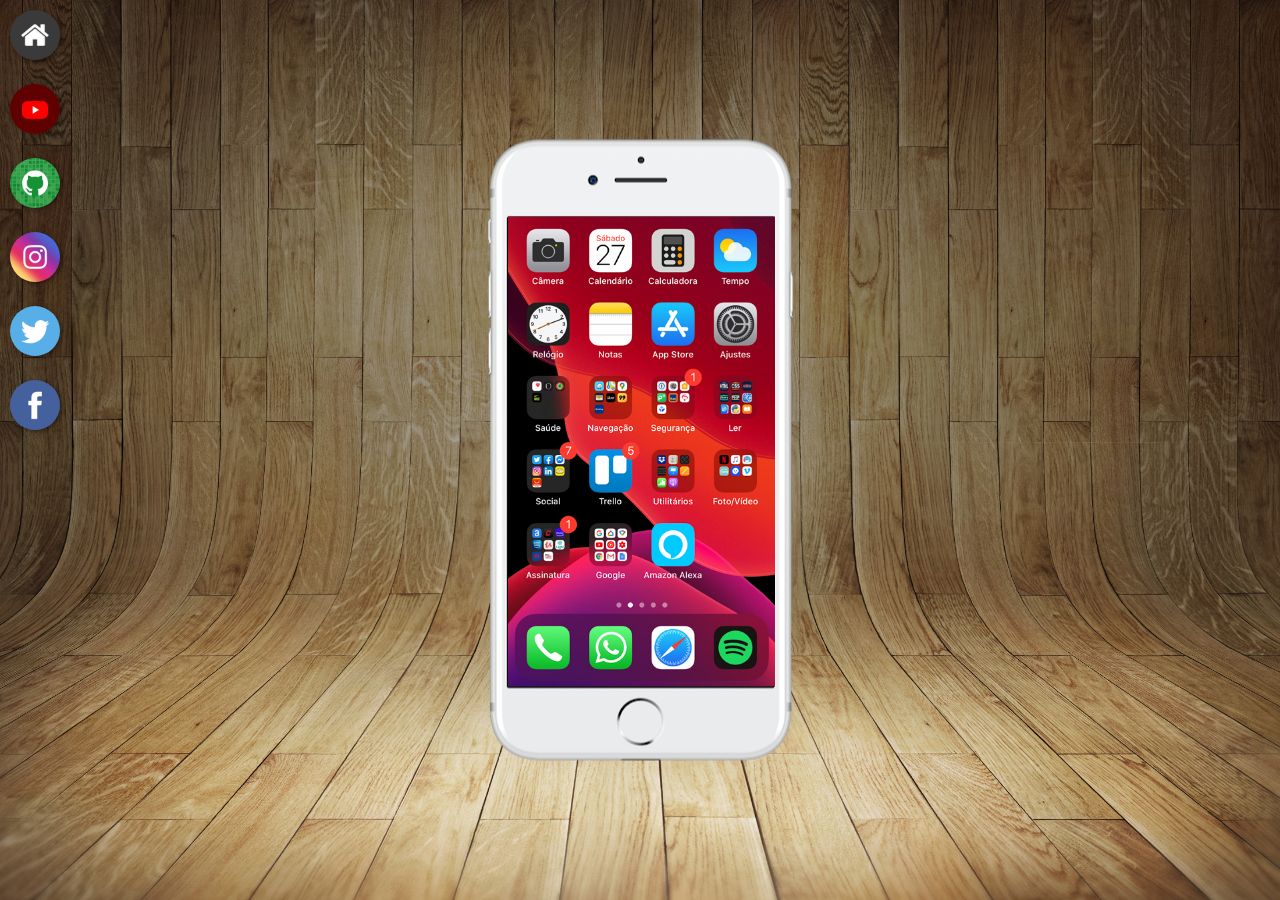
<file: index.html>
<!DOCTYPE html>
<html lang="pt-br">
<head>
    <meta charset="UTF-8">
    <meta http-equiv="X-UA-Compatible" content="IE=edge">
    <meta name="viewport" content="width=device-width, initial-scale=1.0">
    <link rel="shortcut icon" href="favicon.ico" 
    type="image/x-icon">
    <link rel="stylesheet" href="estilos/style.css">
    <title>Projeto Redes Sociais</title>
</head>
<body>
    <main>
        <section id="telefone">
            <iframe src="home.html" name="tela" id="tela" frameborder="0">Seu navegador não é compatível com isso.</iframe>
        </section>
        <section id="redes-sociais">
            <a href="home.html" target="tela"><img src="imagens/logo-home.jpg" alt="Home"></a><br>

            <a href="youtube.html" target="tela"><img src="imagens/logo-youtube.jpg" alt="Youtube"></a><br>

            <a href="github.html" target="tela"><img src="imagens/logo-github.jpg" alt="GitHub"></a><br>

            <a href="instagram.html" target="tela"><img src="imagens/logo-instagram.jpg" alt="Instagram"></a><br>

            <a href="twitter.html" target="tela"><img src="imagens/logo-twitter.jpg" alt="twetter"></a><br>

            <a href="facebook.html" target="tela"><img src="imagens/logo-facebook.jpg" alt="facebook"></a>
        </section>
    </main>
</body>
</html>
</file>
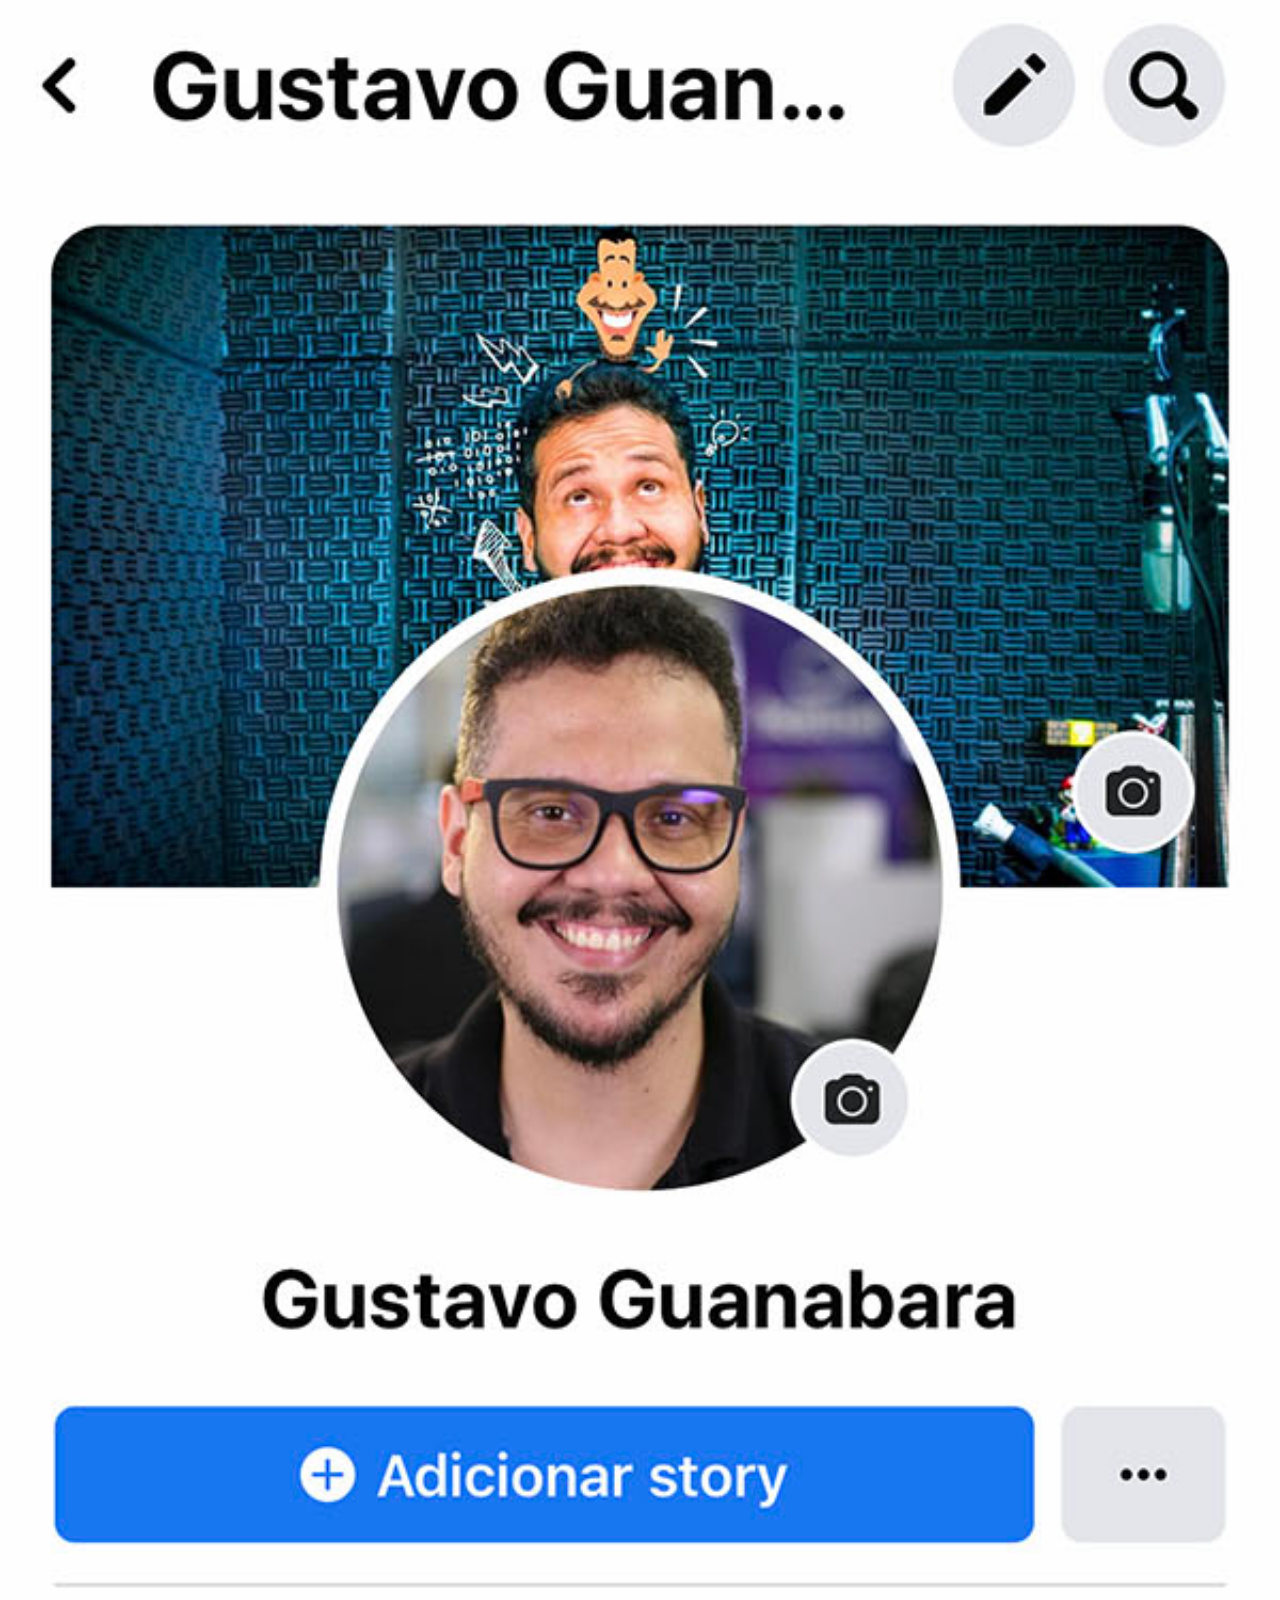
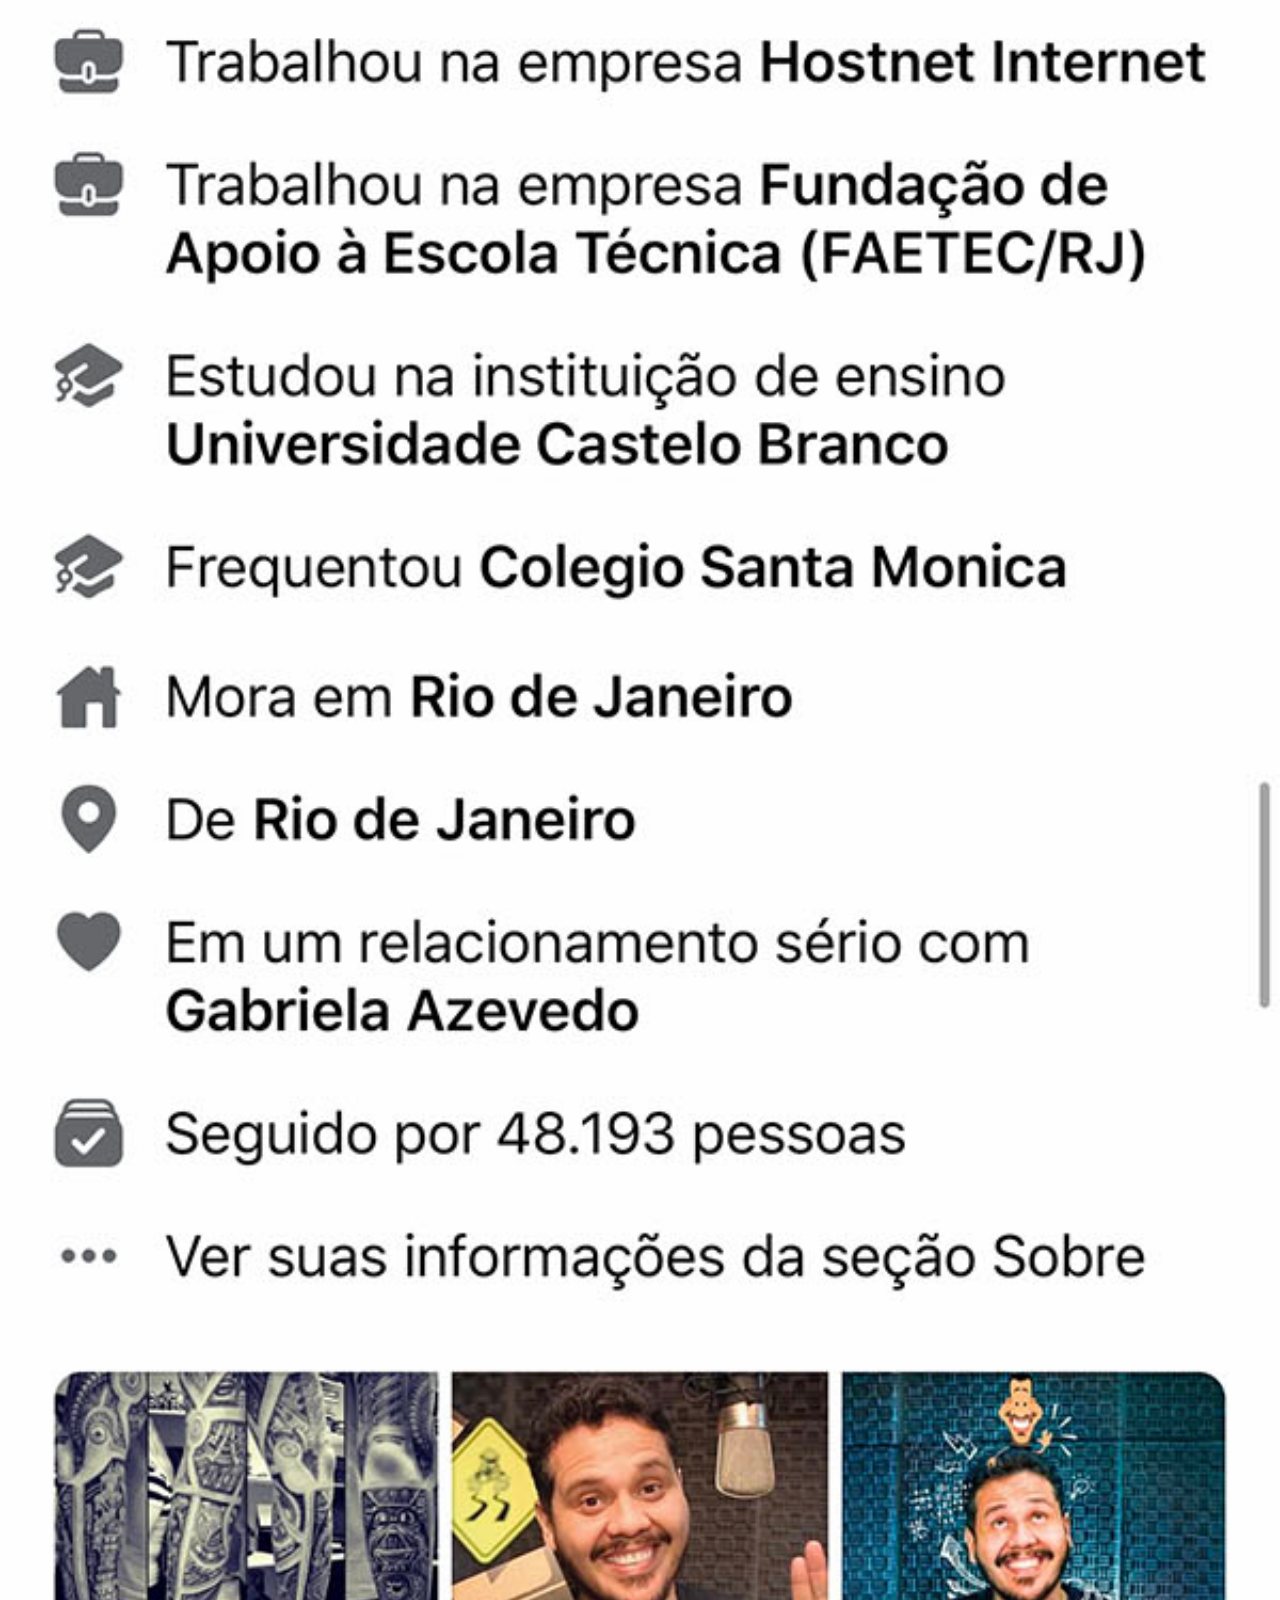
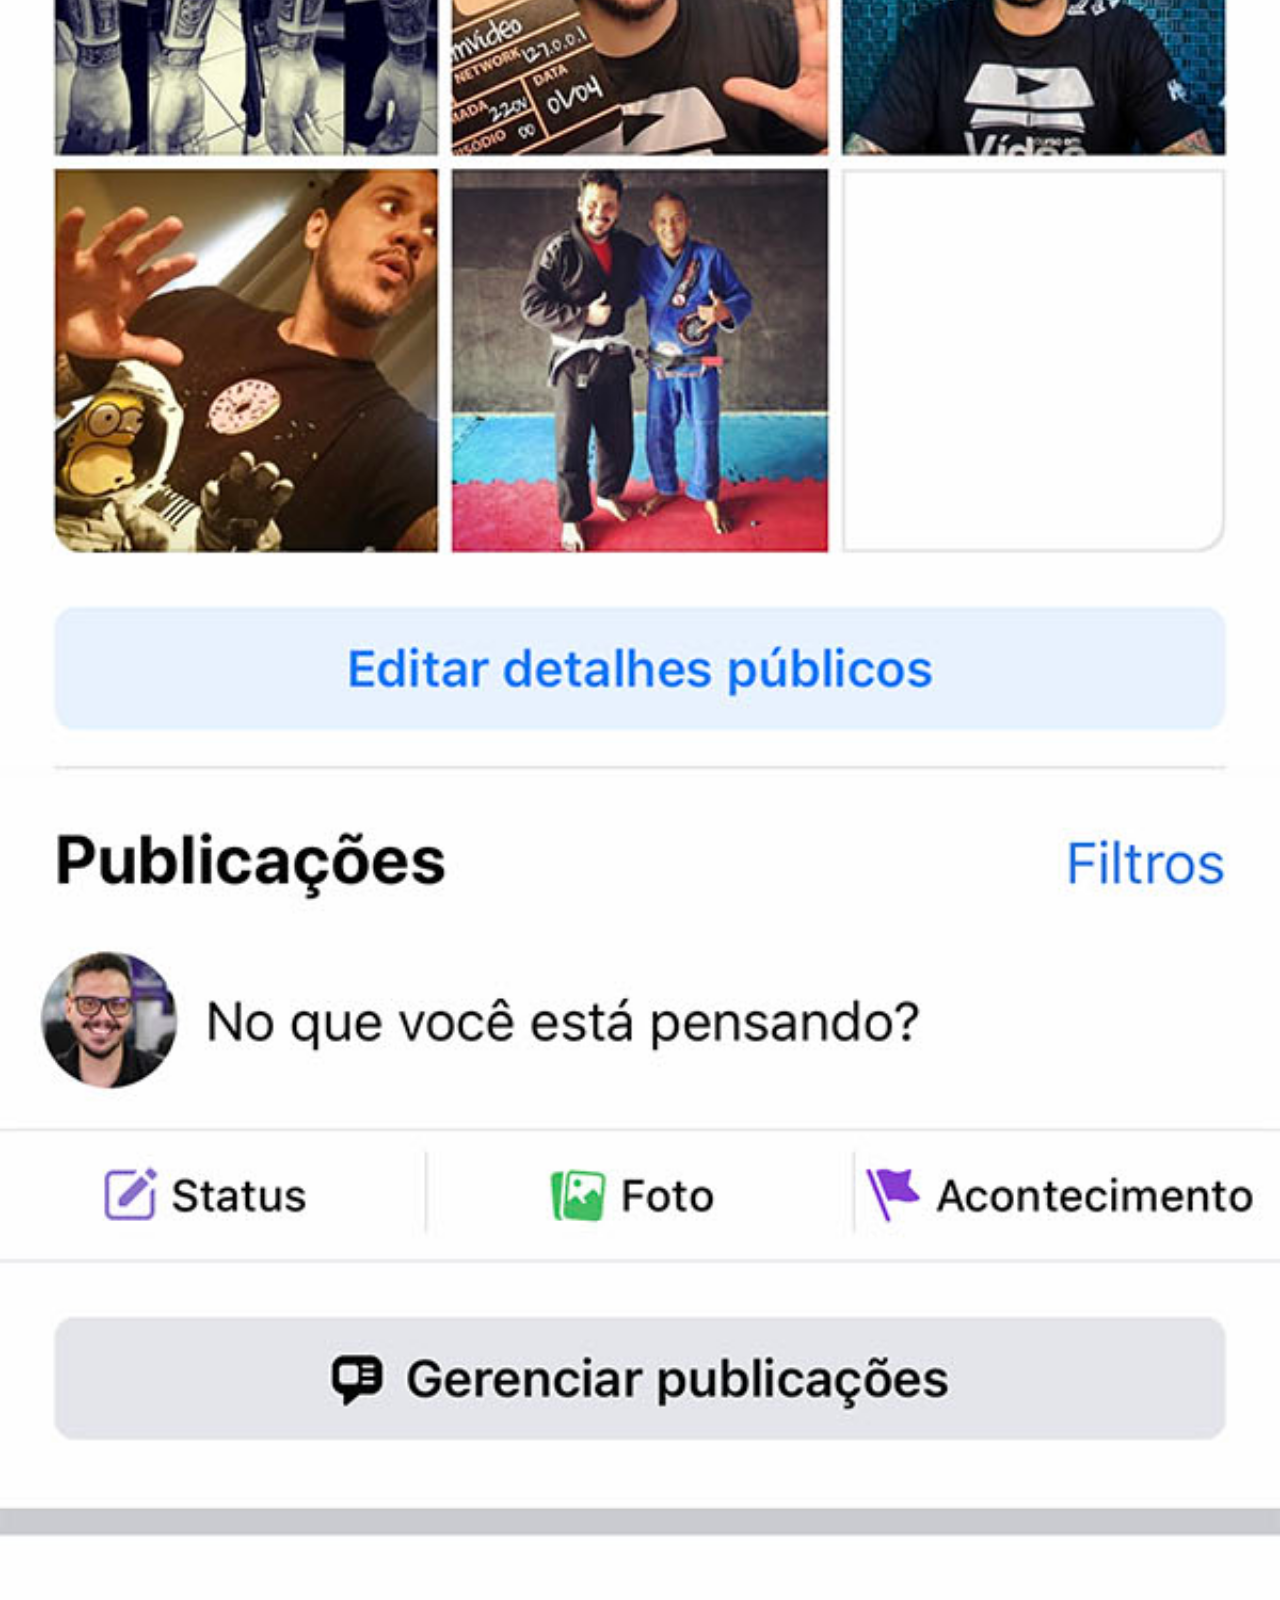
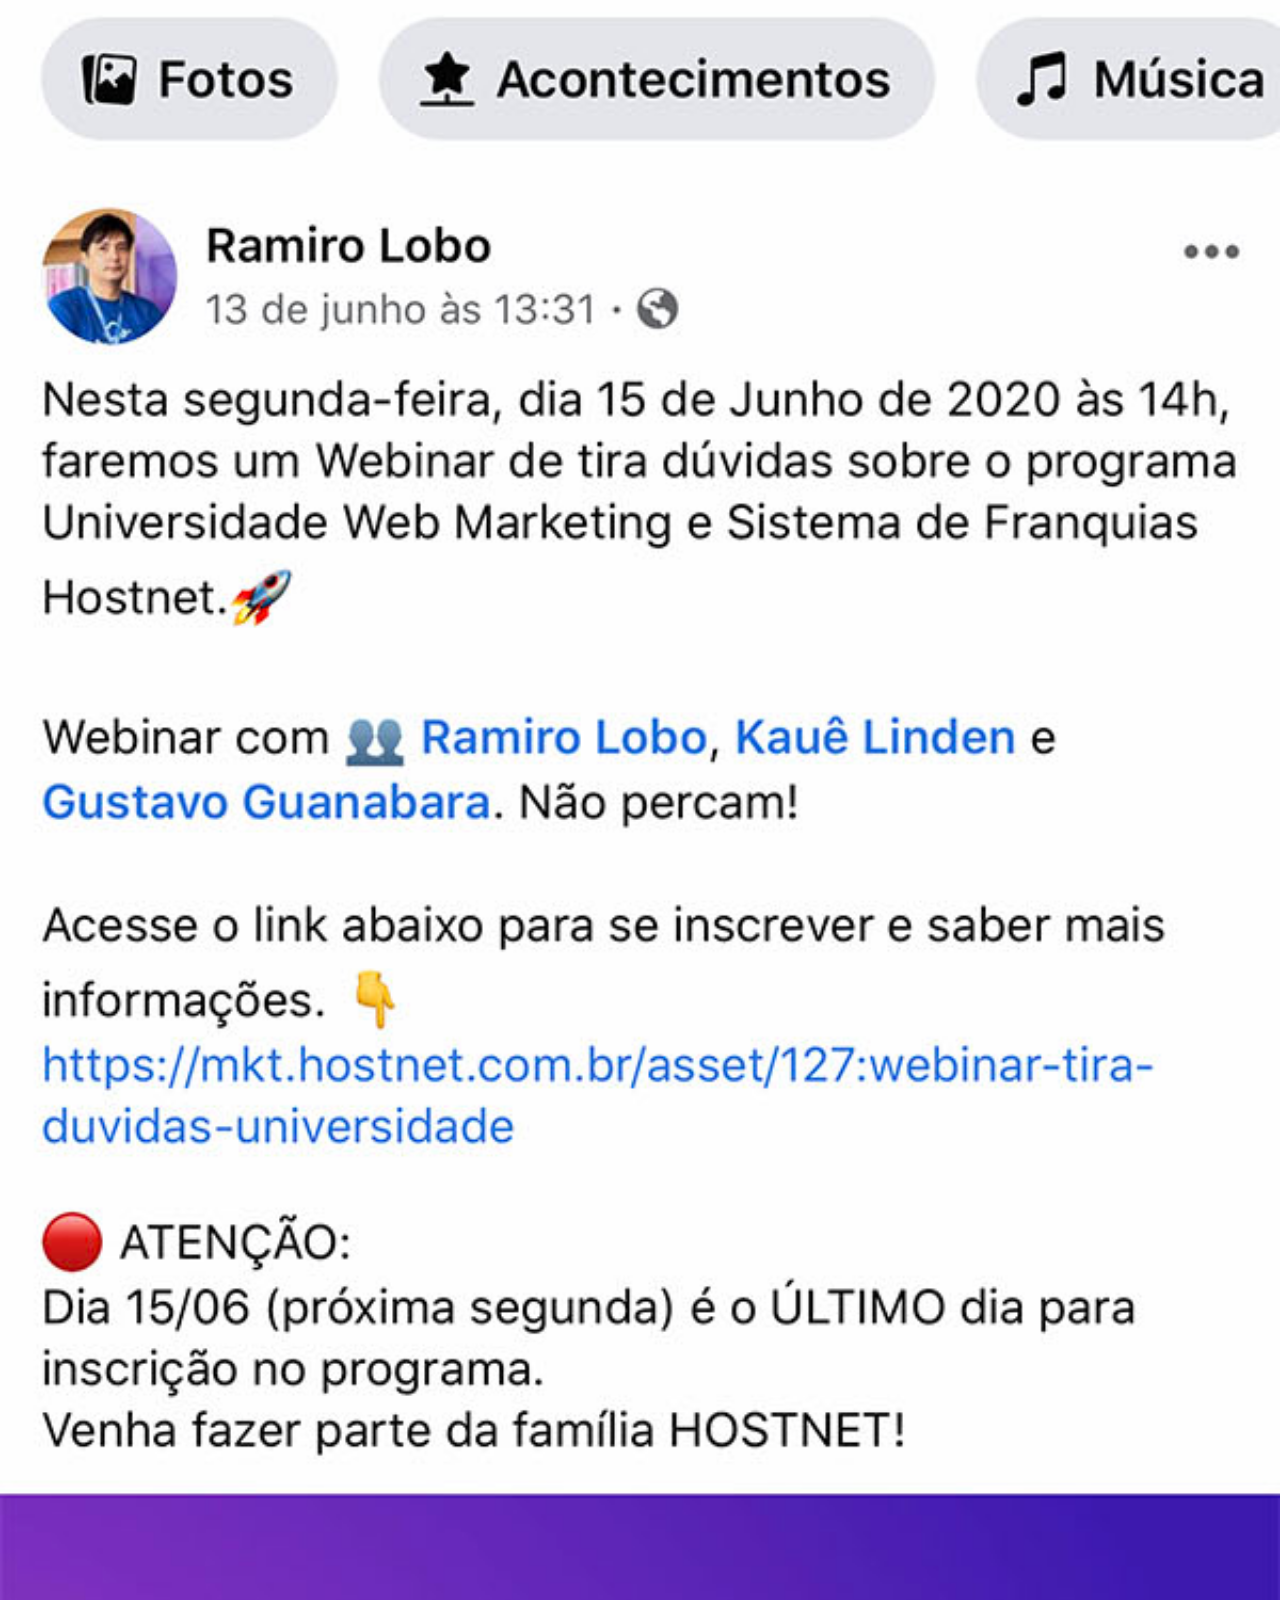
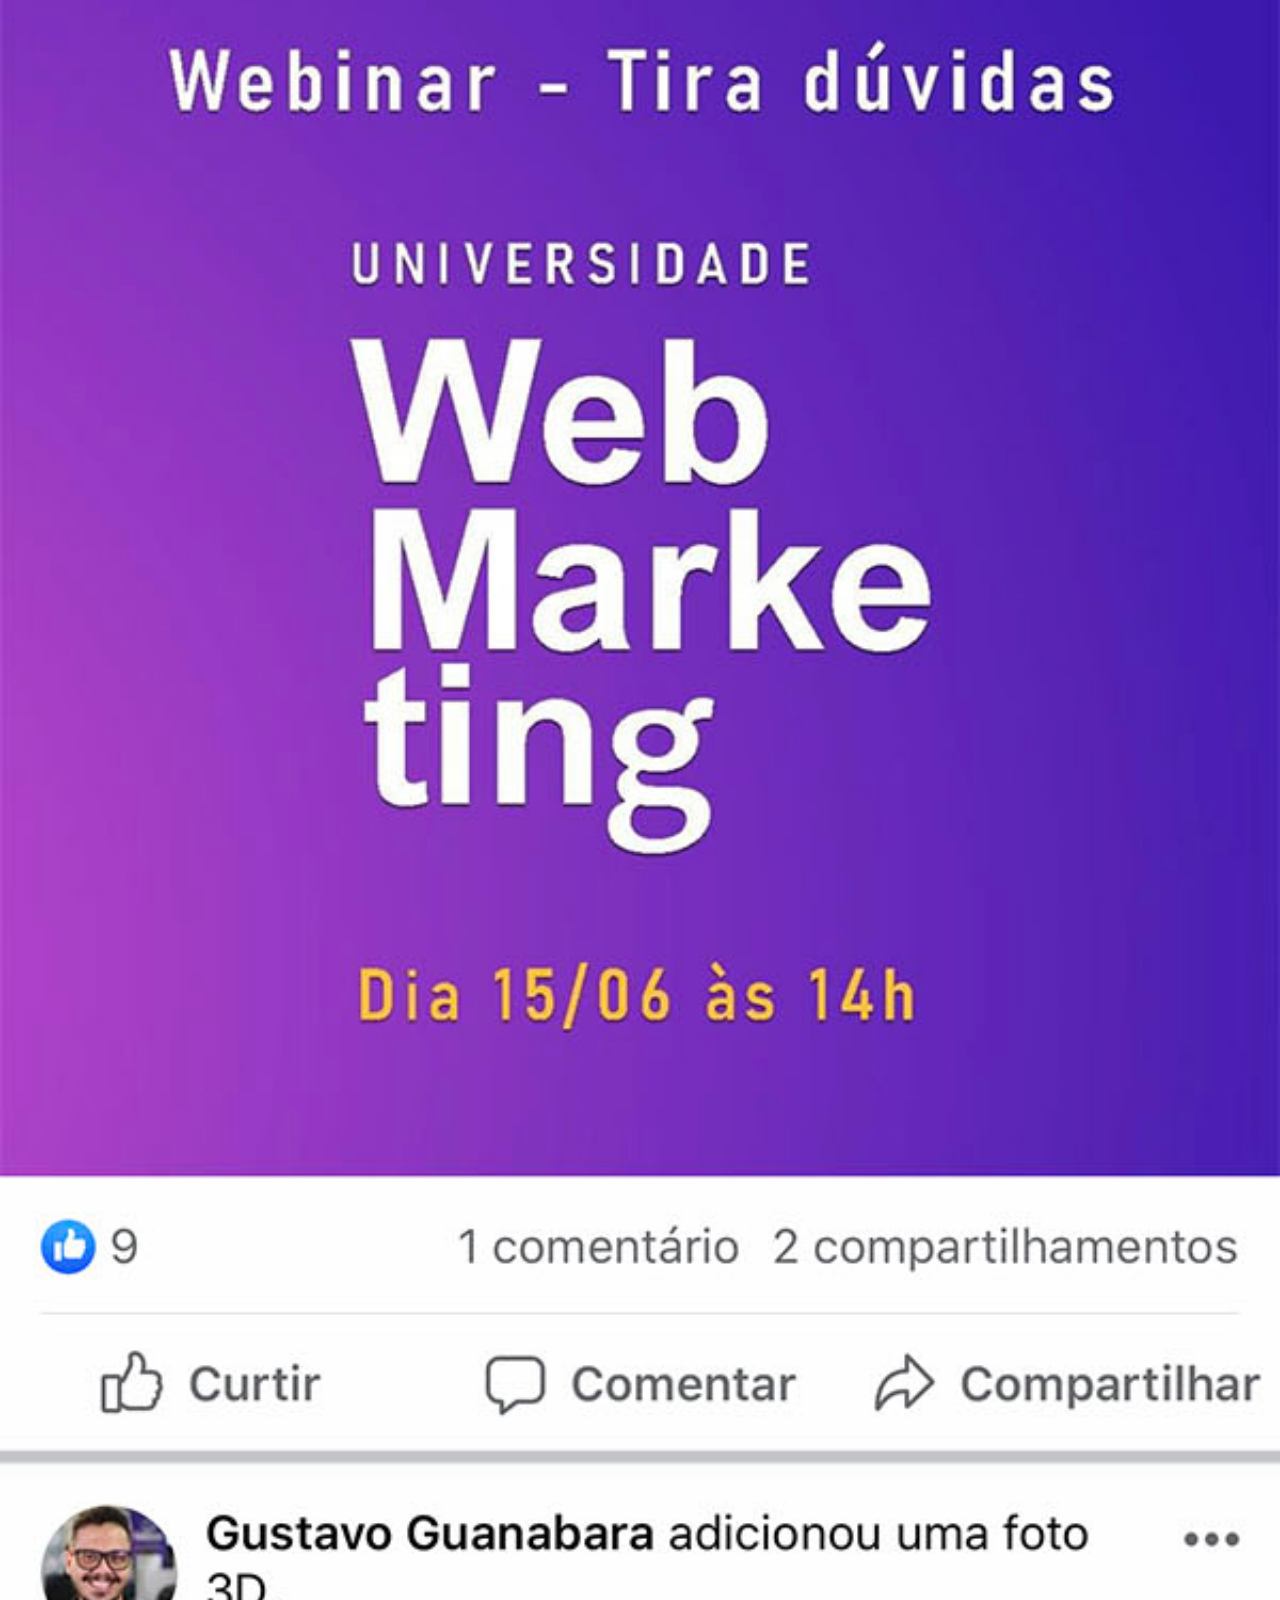
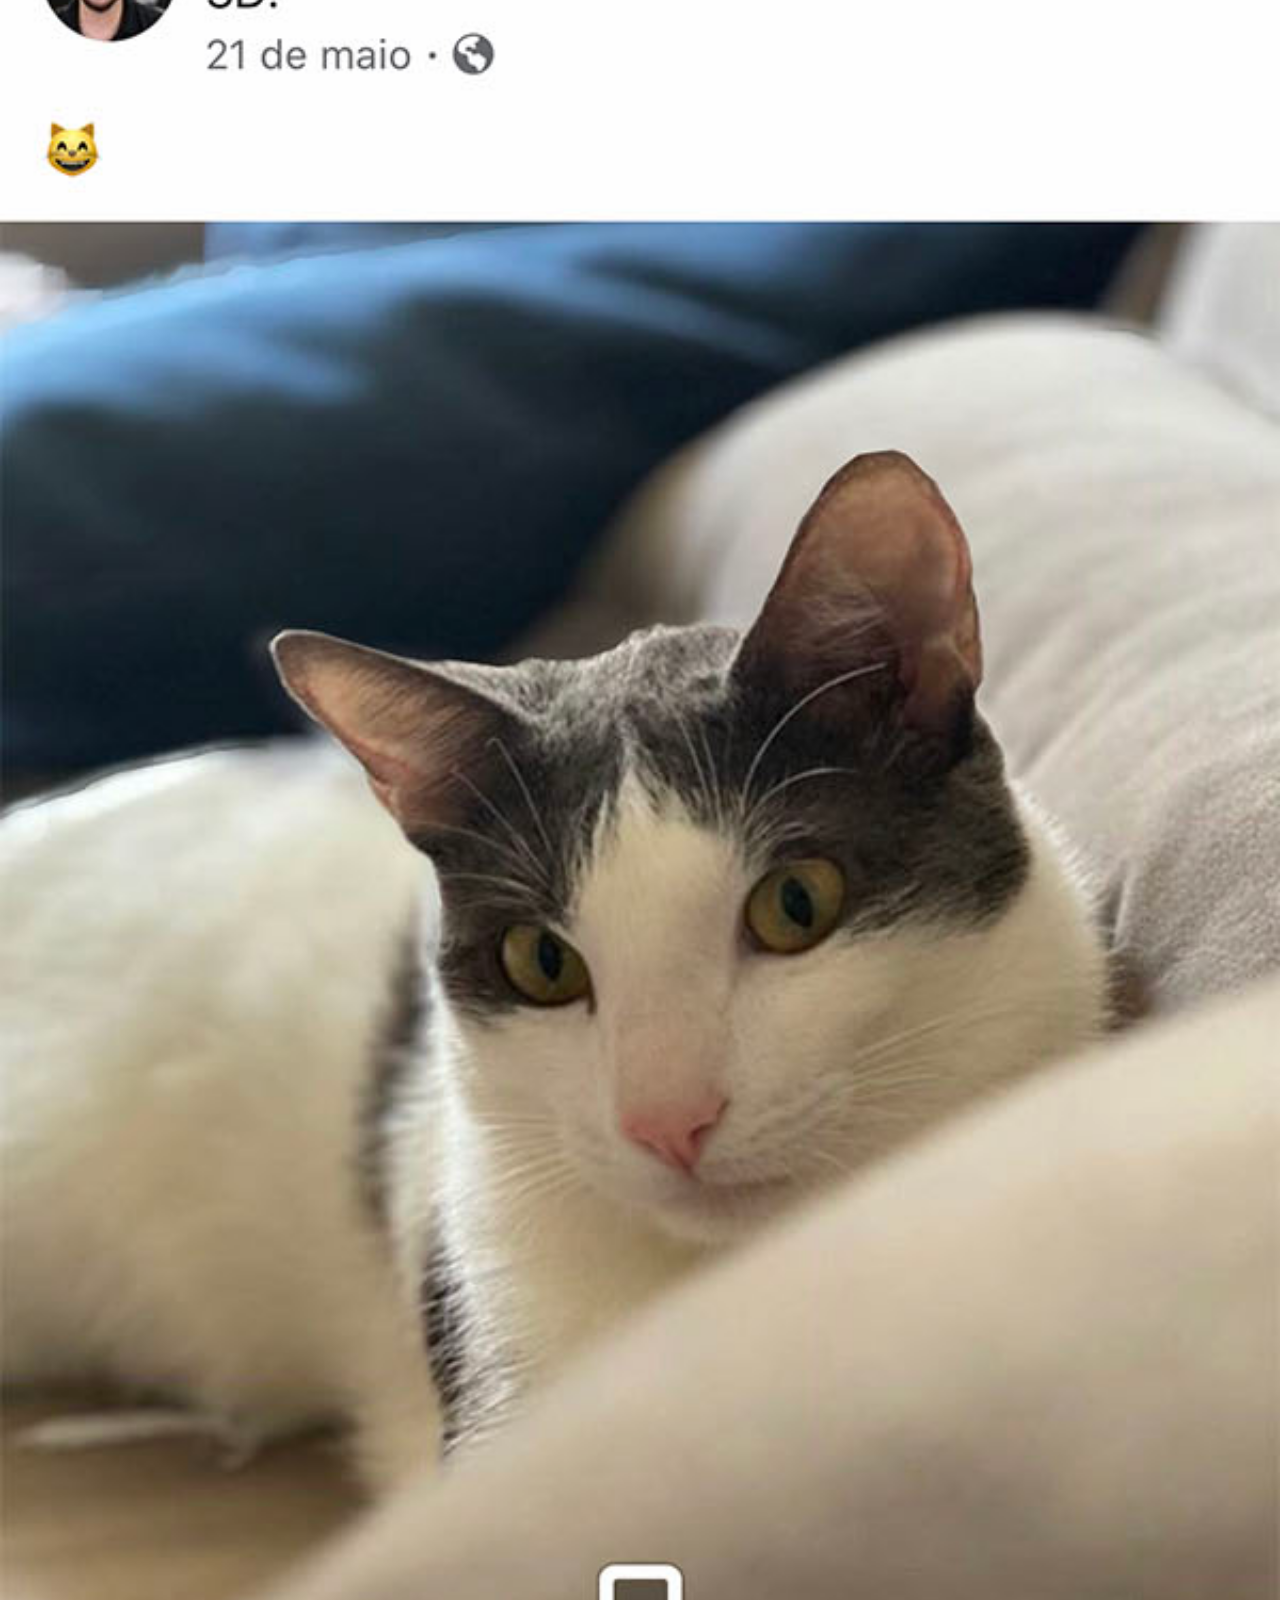
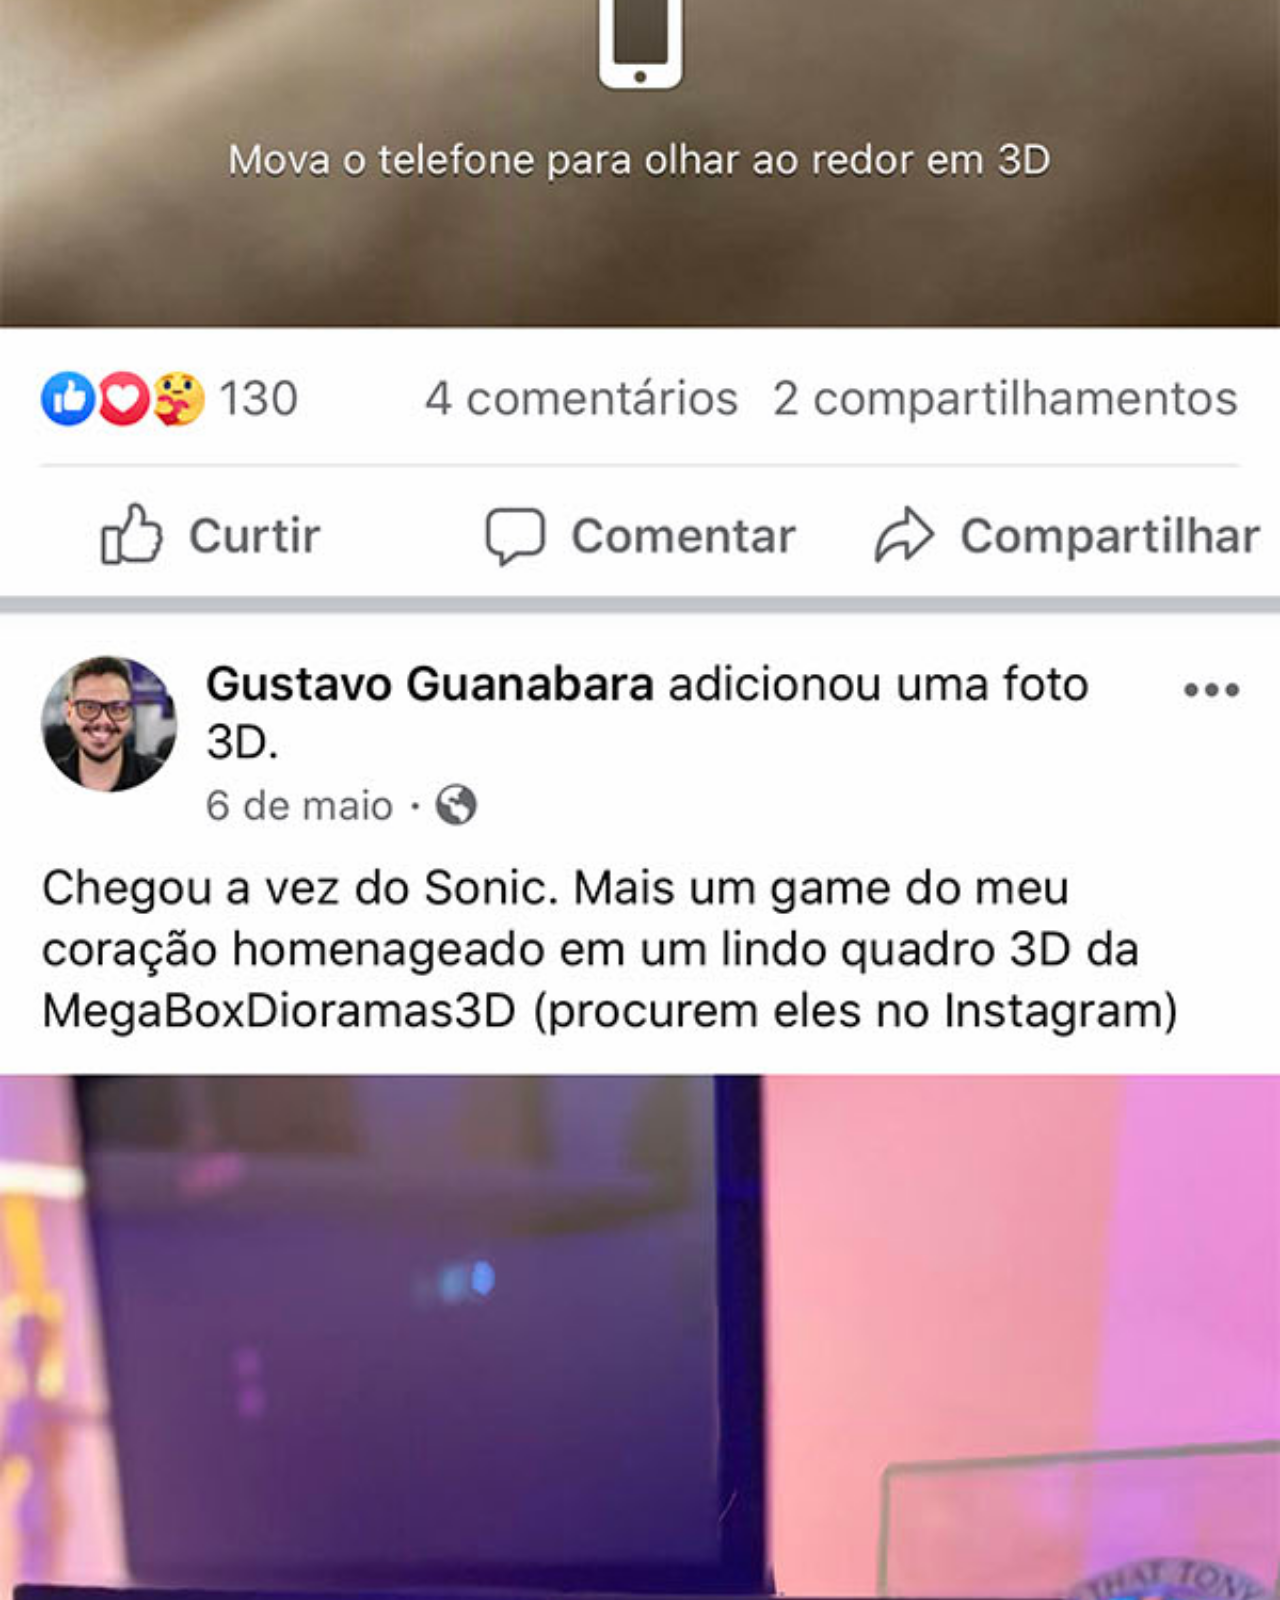
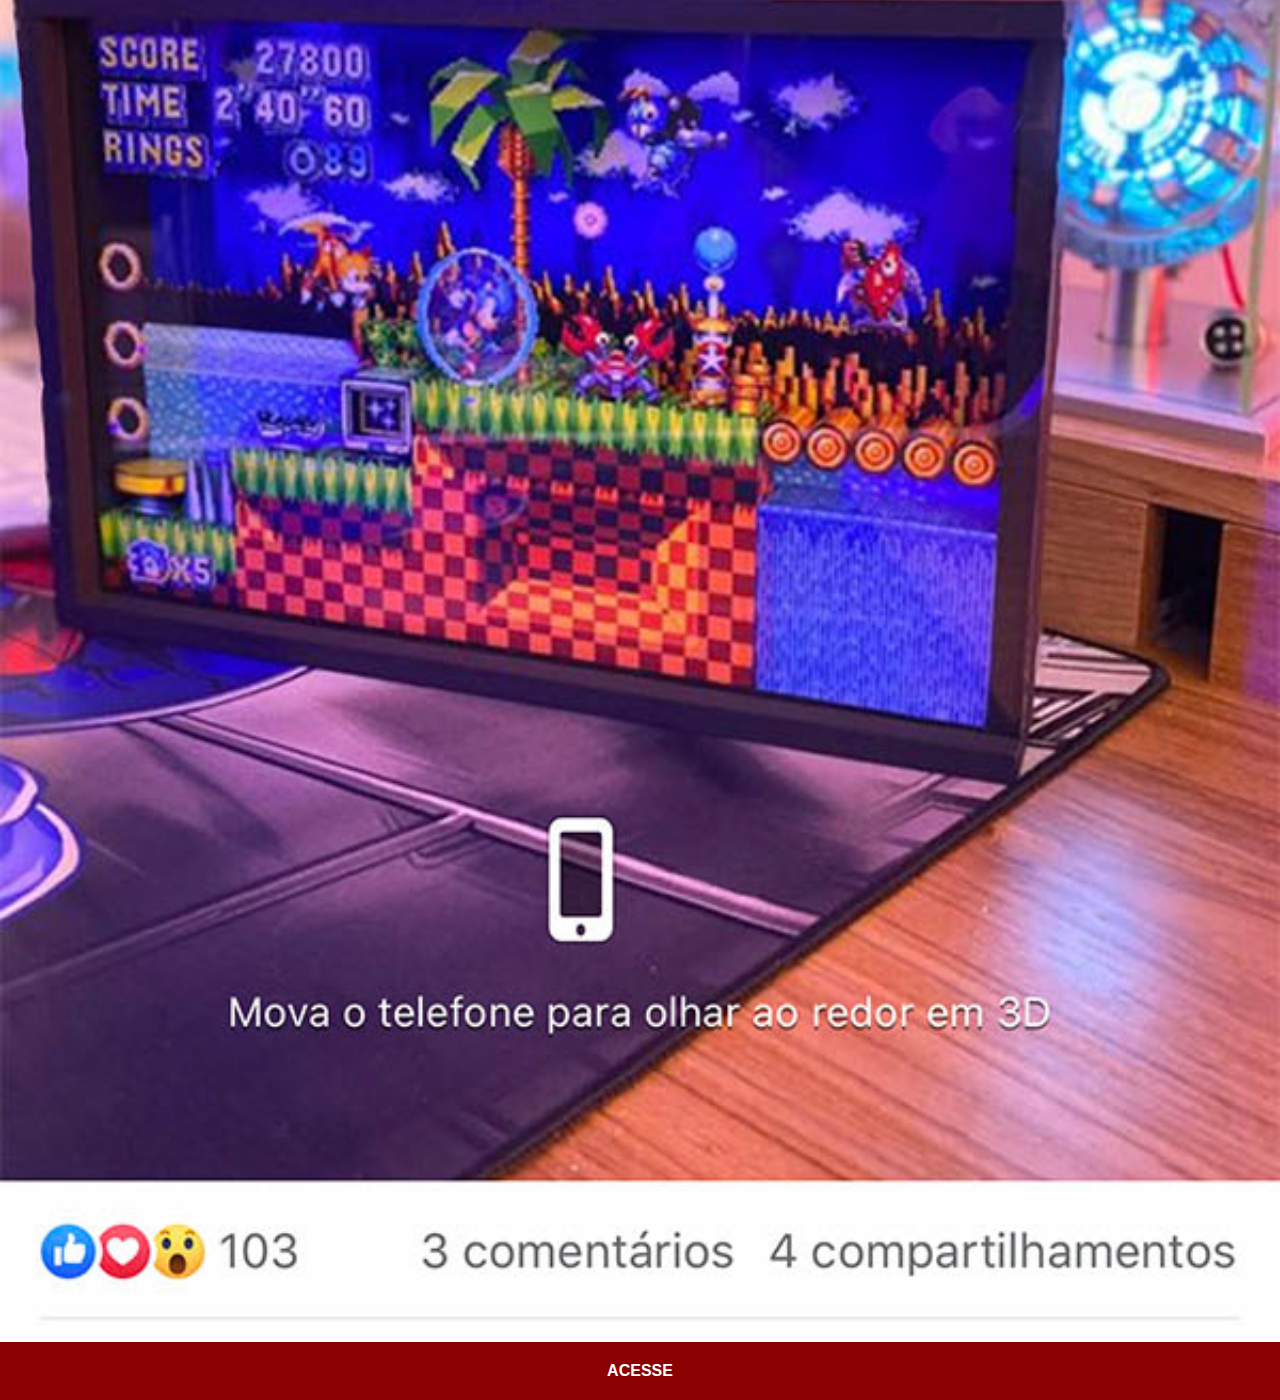
<file: facebook.html>
<!DOCTYPE html>
<html lang="en">
<head>
    <meta charset="UTF-8">
    <meta http-equiv="X-UA-Compatible" content="IE=edge">
    <meta name="viewport" content="width=device-width, initial-scale=1.0">
    <link rel="stylesheet" href="estilos/social.css">
    <title>Facebook</title>
</head>
<body>
    <img src="imagens/tela-facebook.jpg" alt="Facebook">
    <a href="https://pt-br.facebook.com/gustavoguanabara" target="_blank">ACESSE</a>
</body>
</html>
</file>
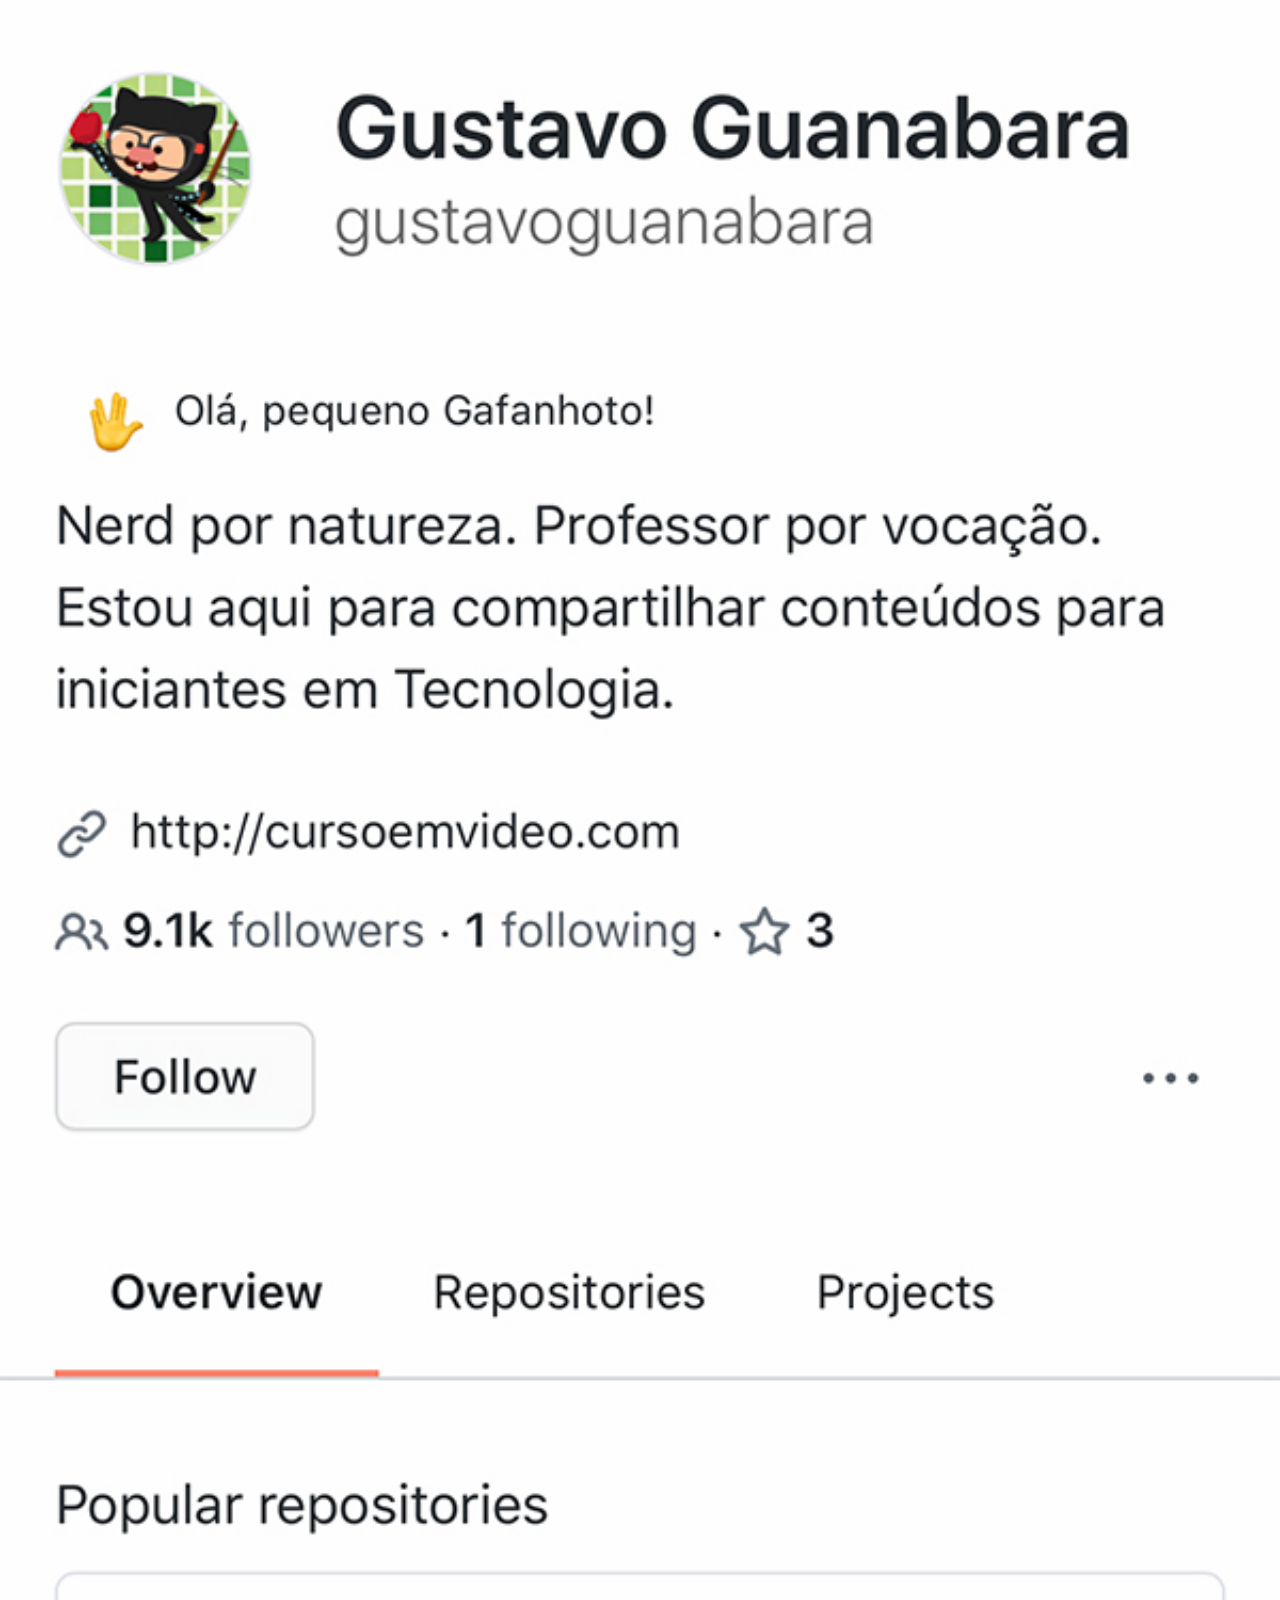
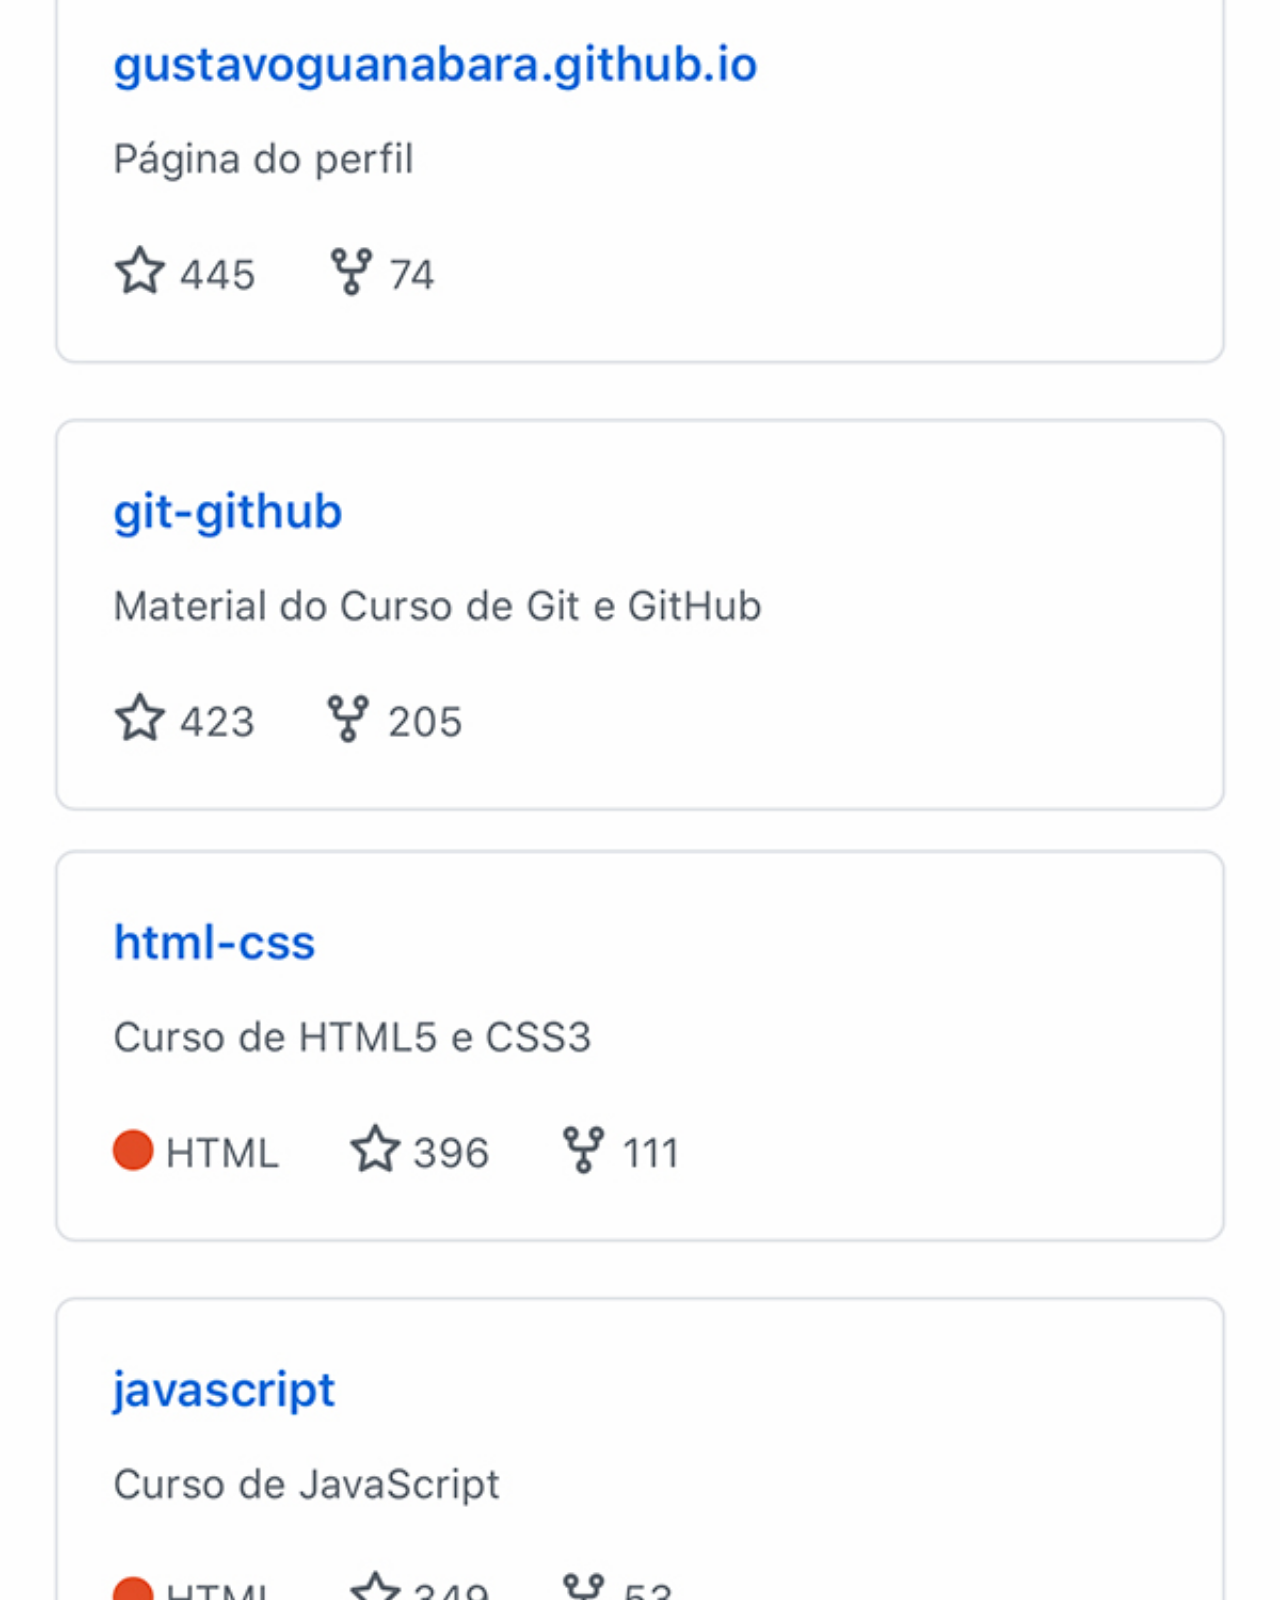
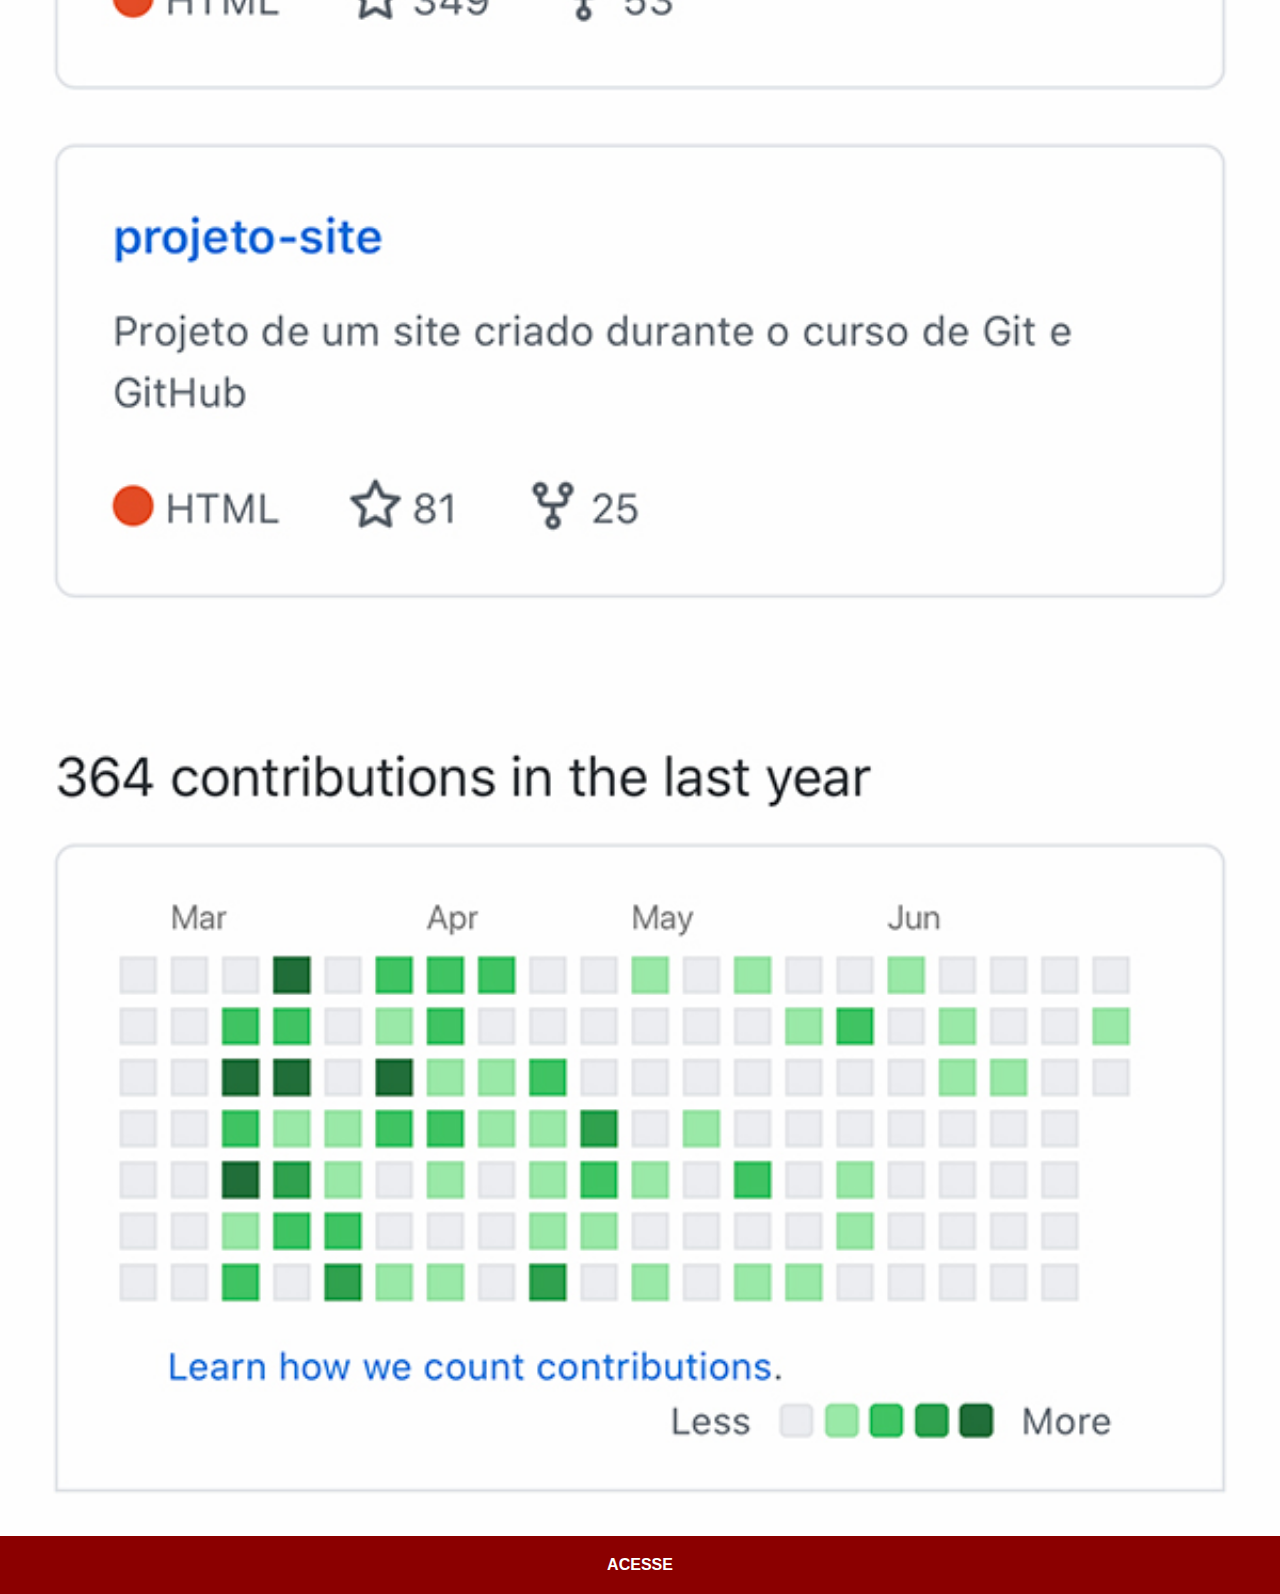
<file: github.html>
<!DOCTYPE html>
<html lang="pt-br">
<head>
    <meta charset="UTF-8">
    <meta http-equiv="X-UA-Compatible" content="IE=edge">
    <meta name="viewport" content="width=device-width, initial-scale=1.0">
    <link rel="stylesheet" href="estilos/social.css">
    <title>GitHub</title>
</head>
<body>
    <img src="imagens/tela-github.jpg" alt="GitHub">
    <a href="https://github.com/gustavoguanabara/git-github" target="_blank">ACESSE</a>
</body>
</html>
</file>
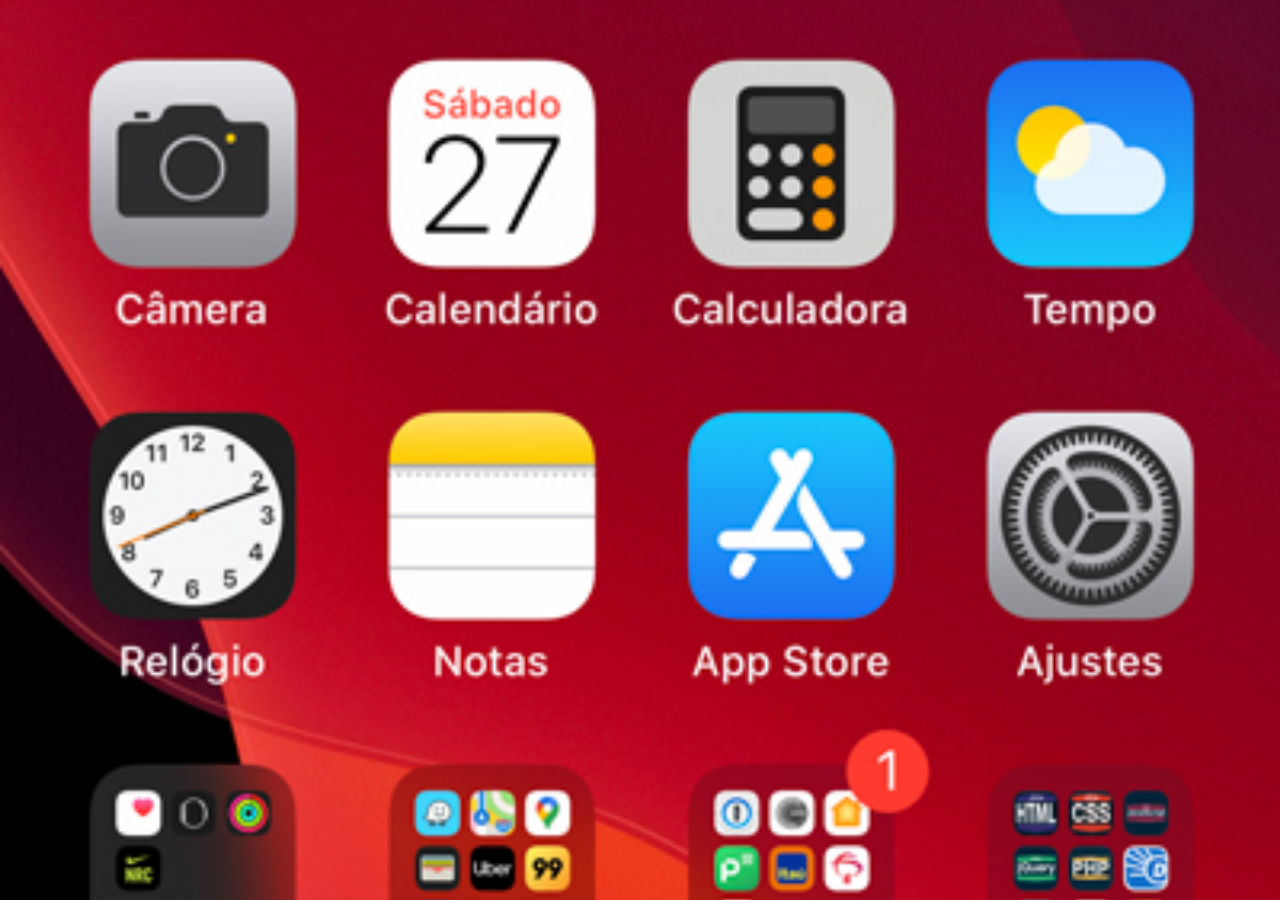
<file: home.html>
<!DOCTYPE html>
<html lang="pt-br">
<head>
    <meta charset="UTF-8">
    <meta http-equiv="X-UA-Compatible" content="IE=edge">
    <meta name="viewport" content="width=device-width, initial-scale=1.0">
    <title>Home</title>
    <style>
        *{
            margin: 0px;
            padding: 0px;
        }
        body{ 
            width: 100vw;
            height: 100vh;
            background: black url('imagens/tela-home.jpg') no-repeat top center ;
            background-size: cover;
        }
    </style>
</head>
<body>
 
</body>
</html>
</file>
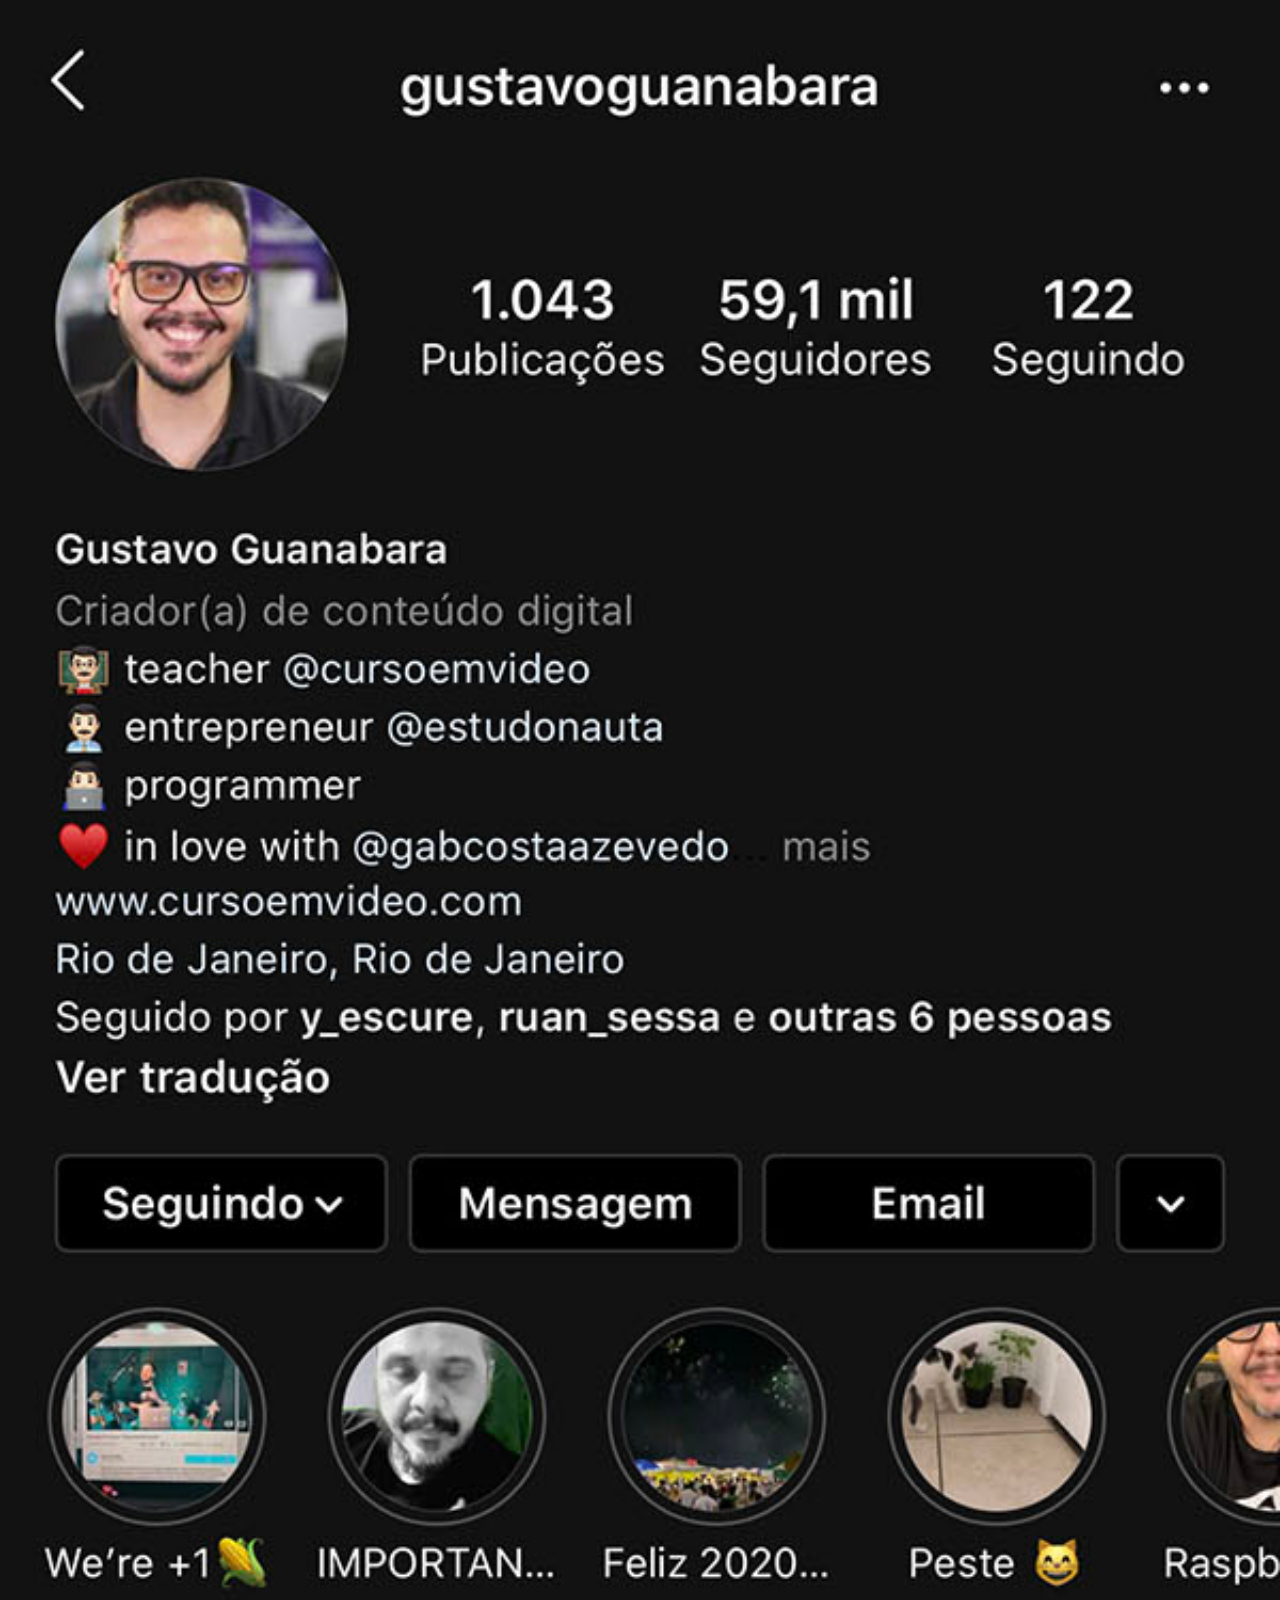
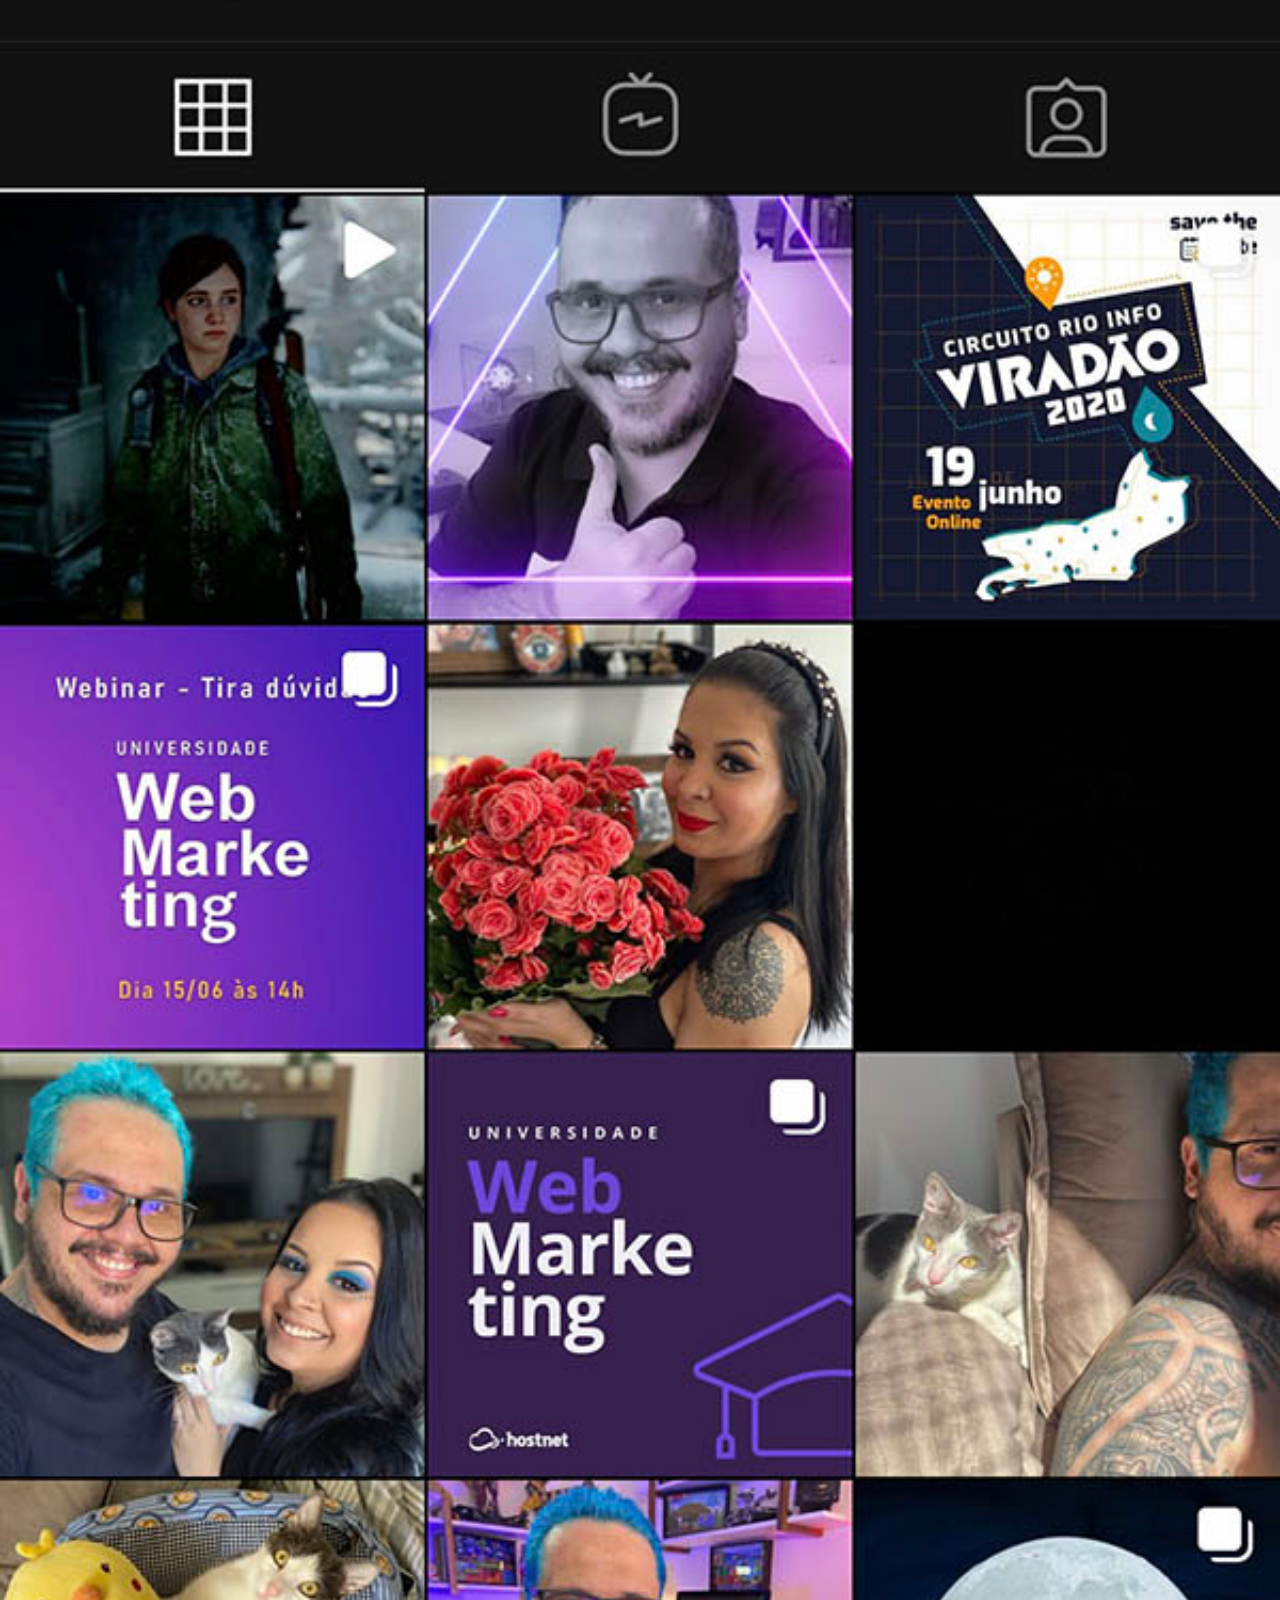
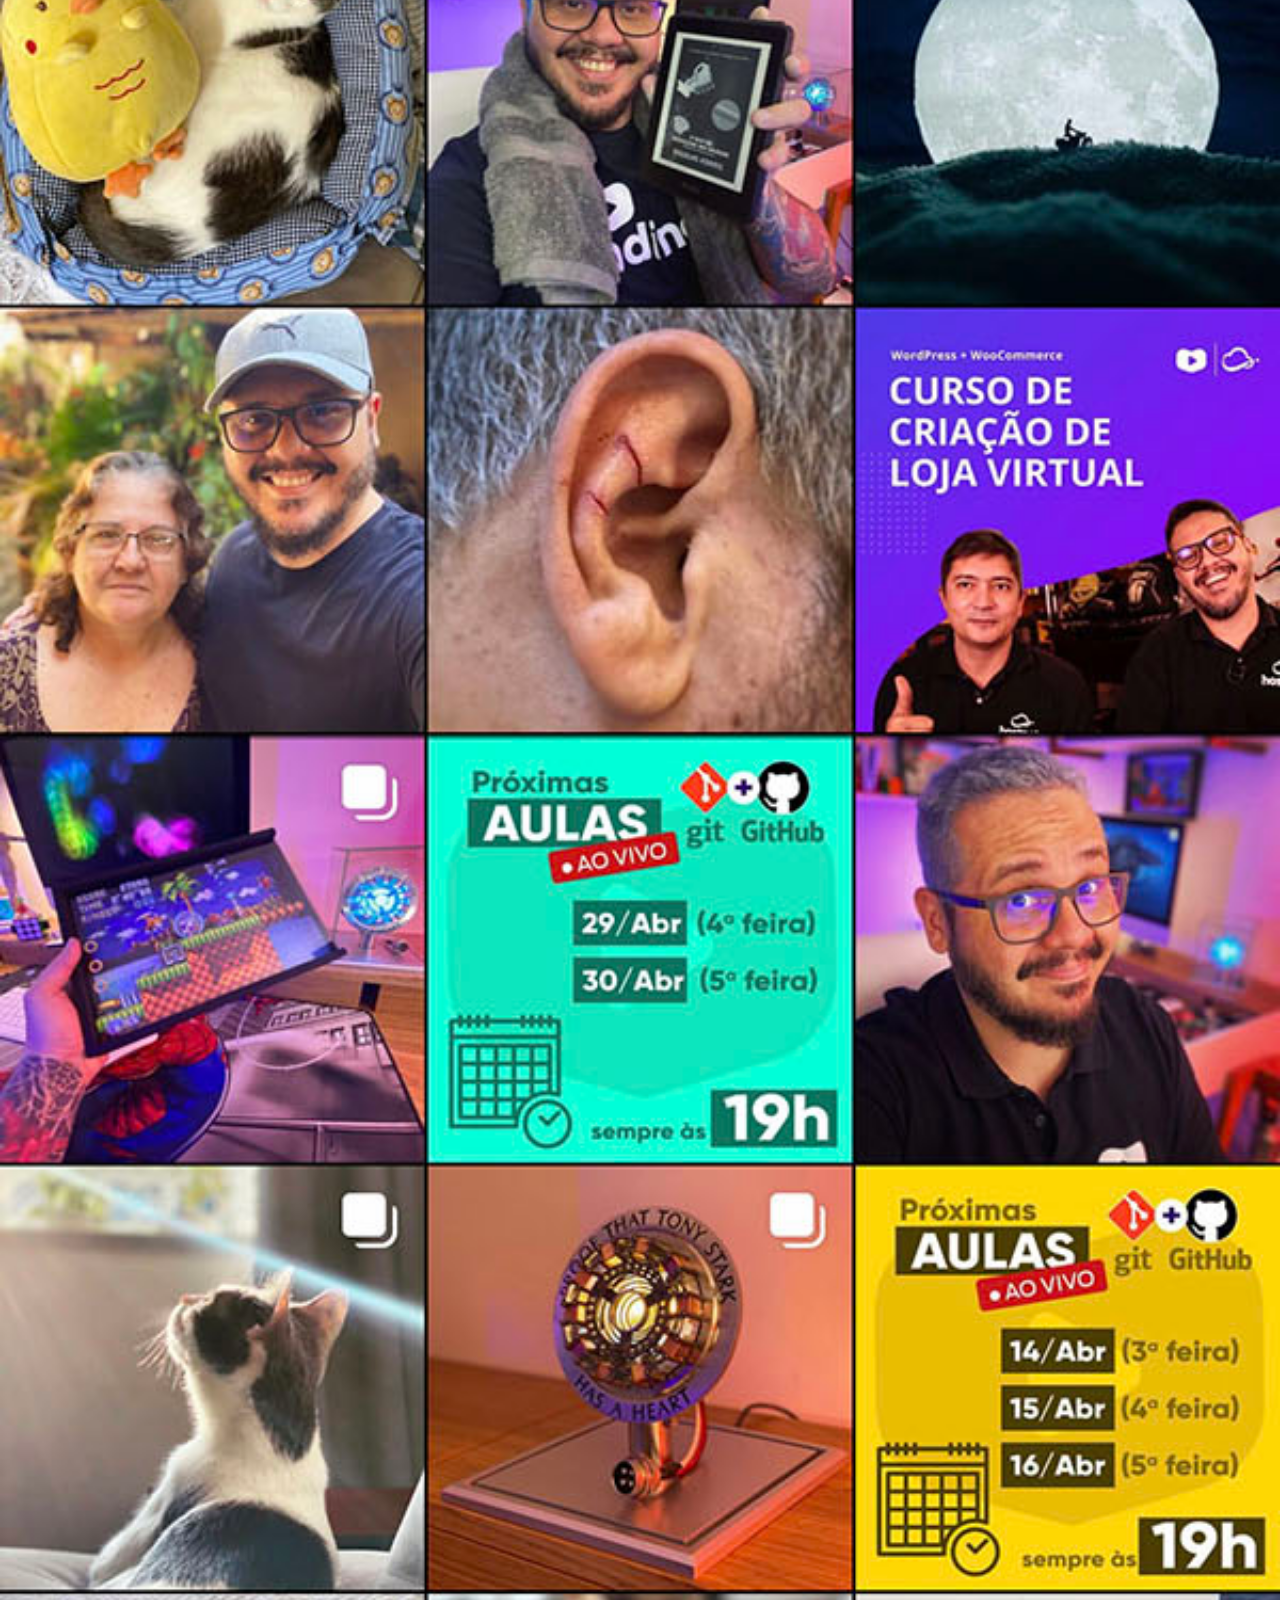
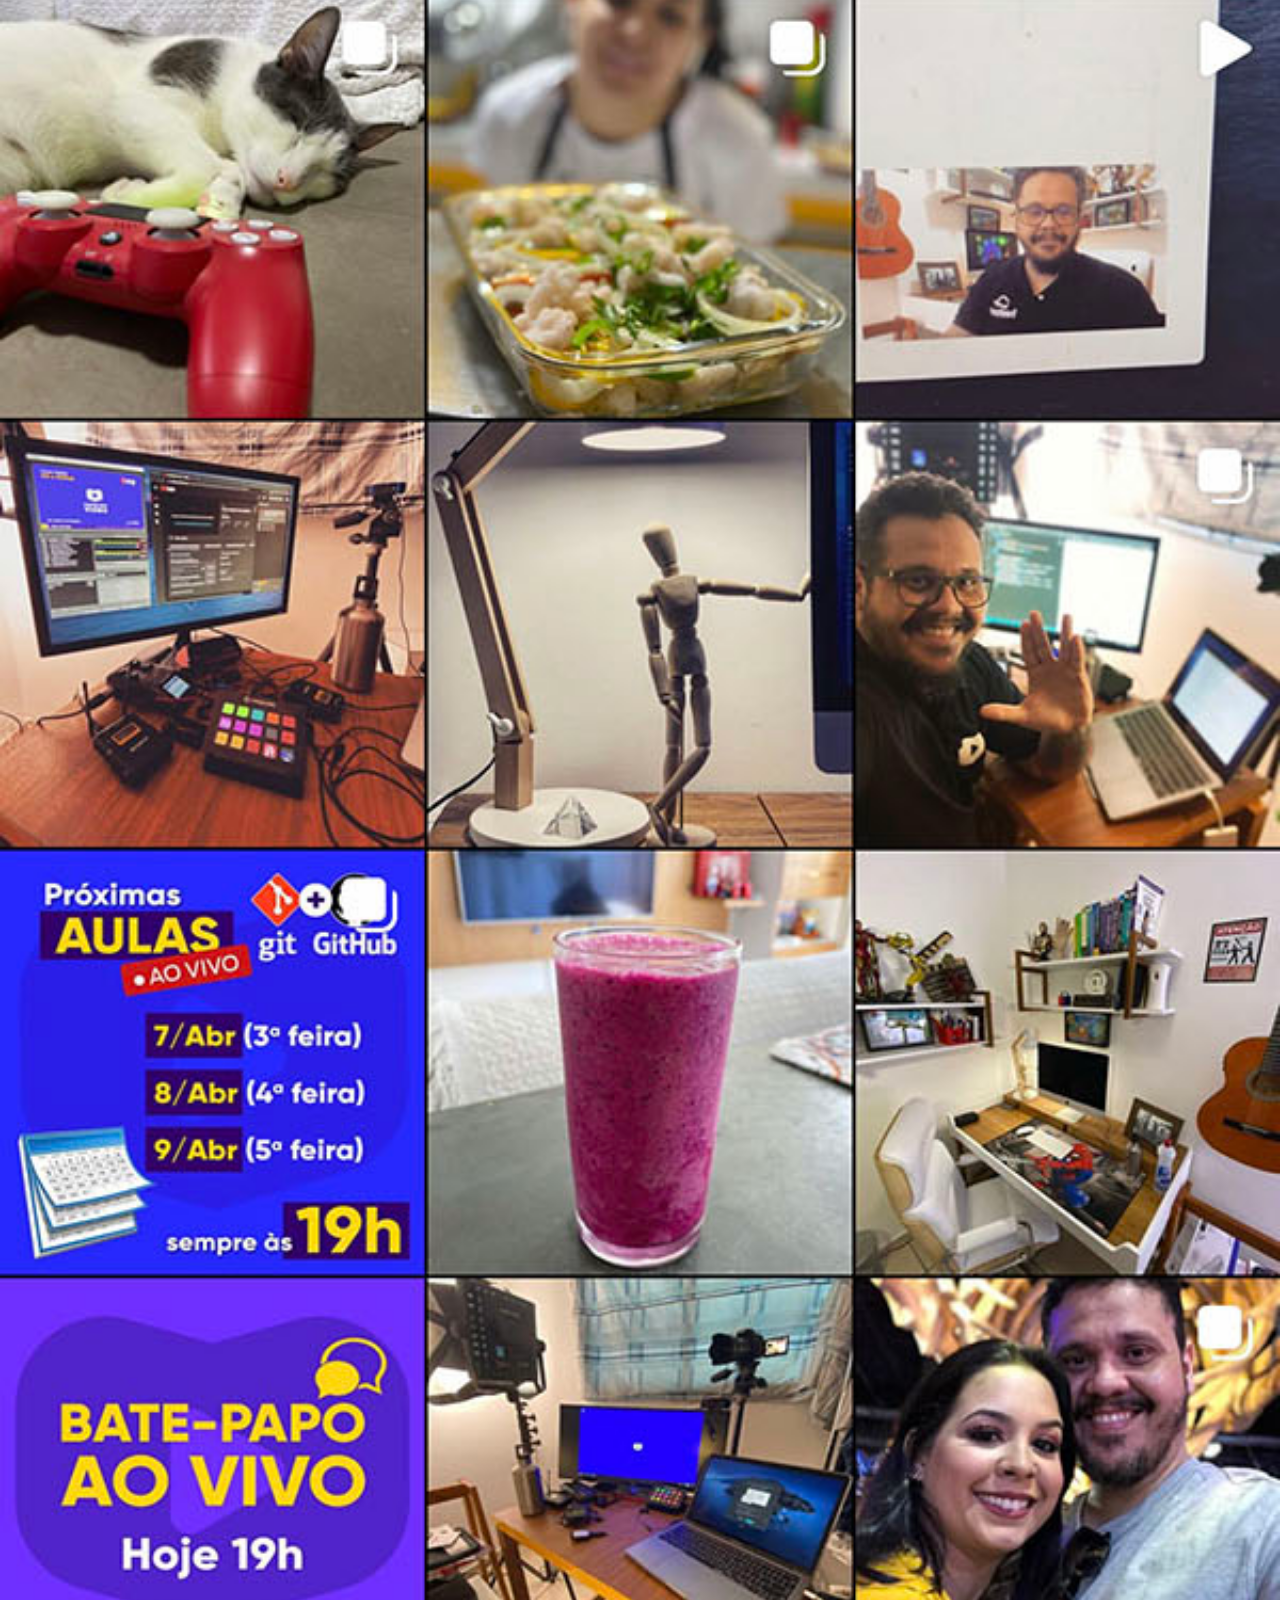
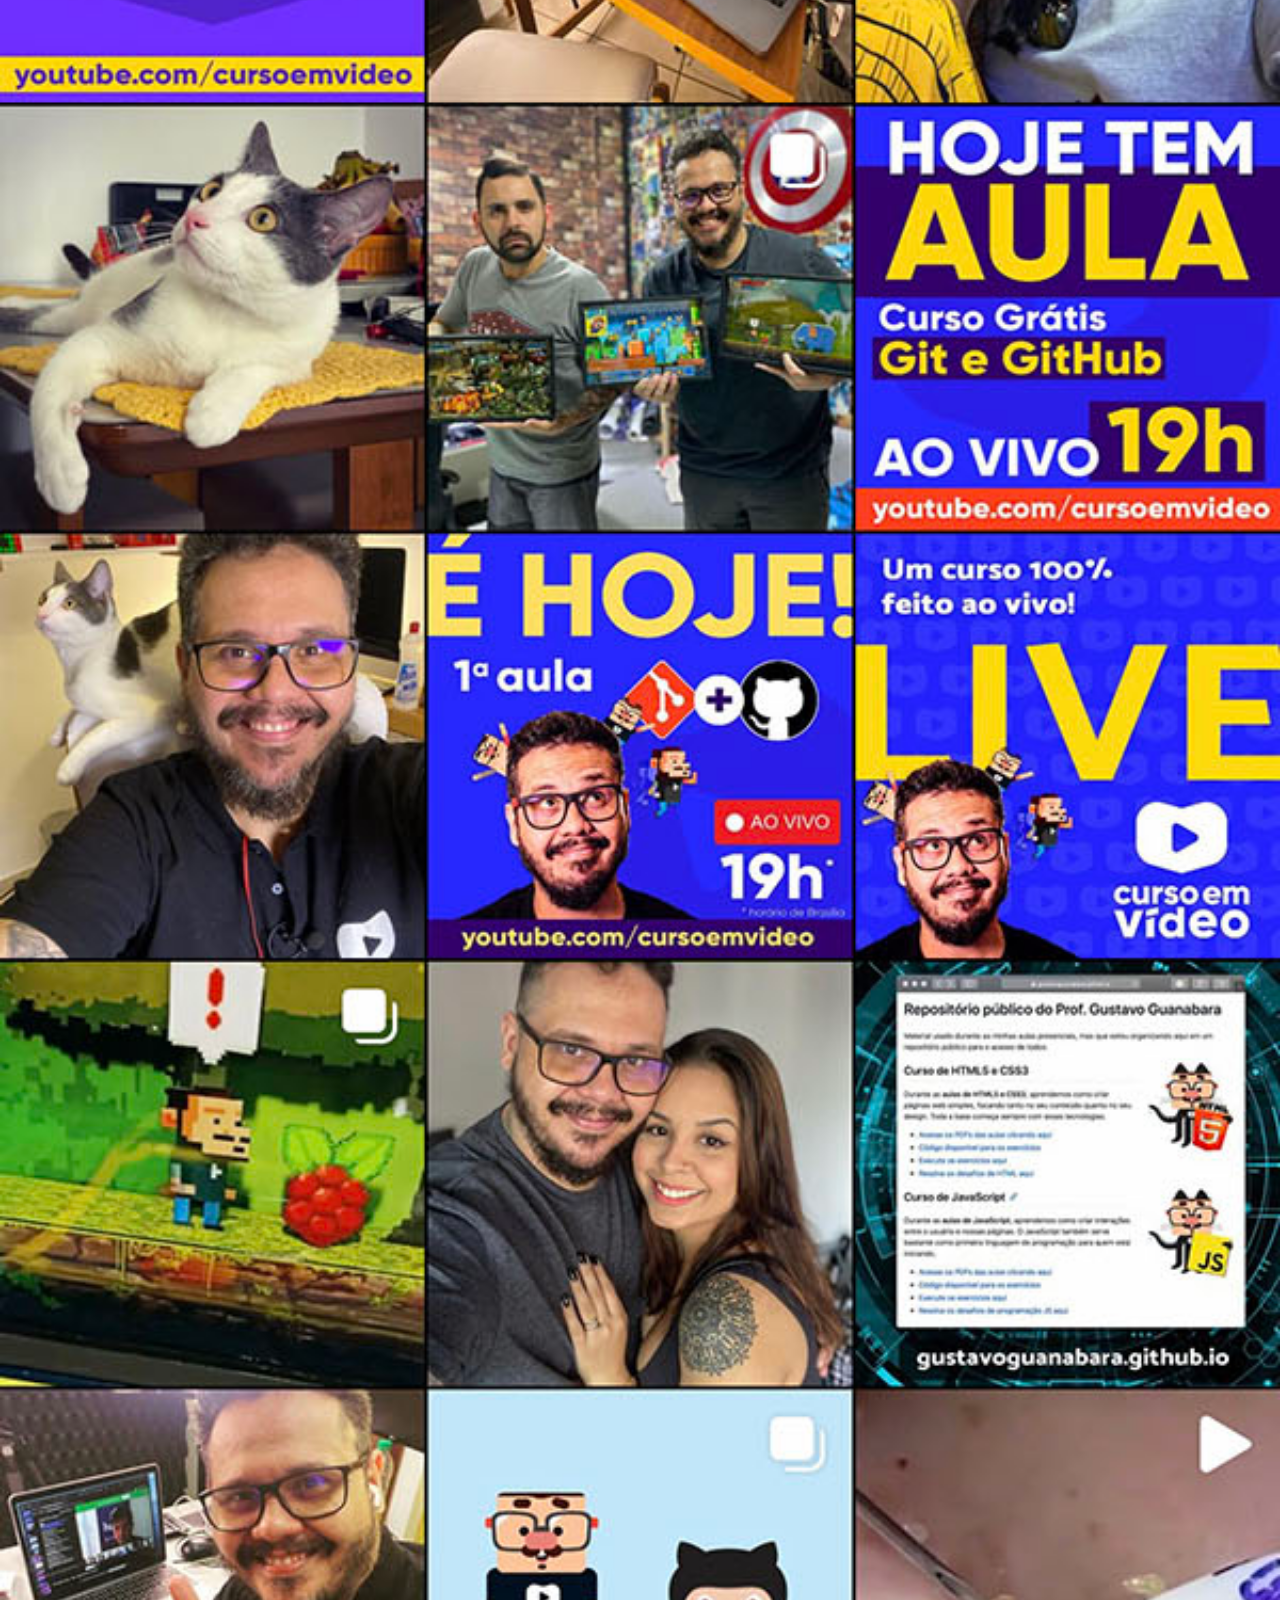
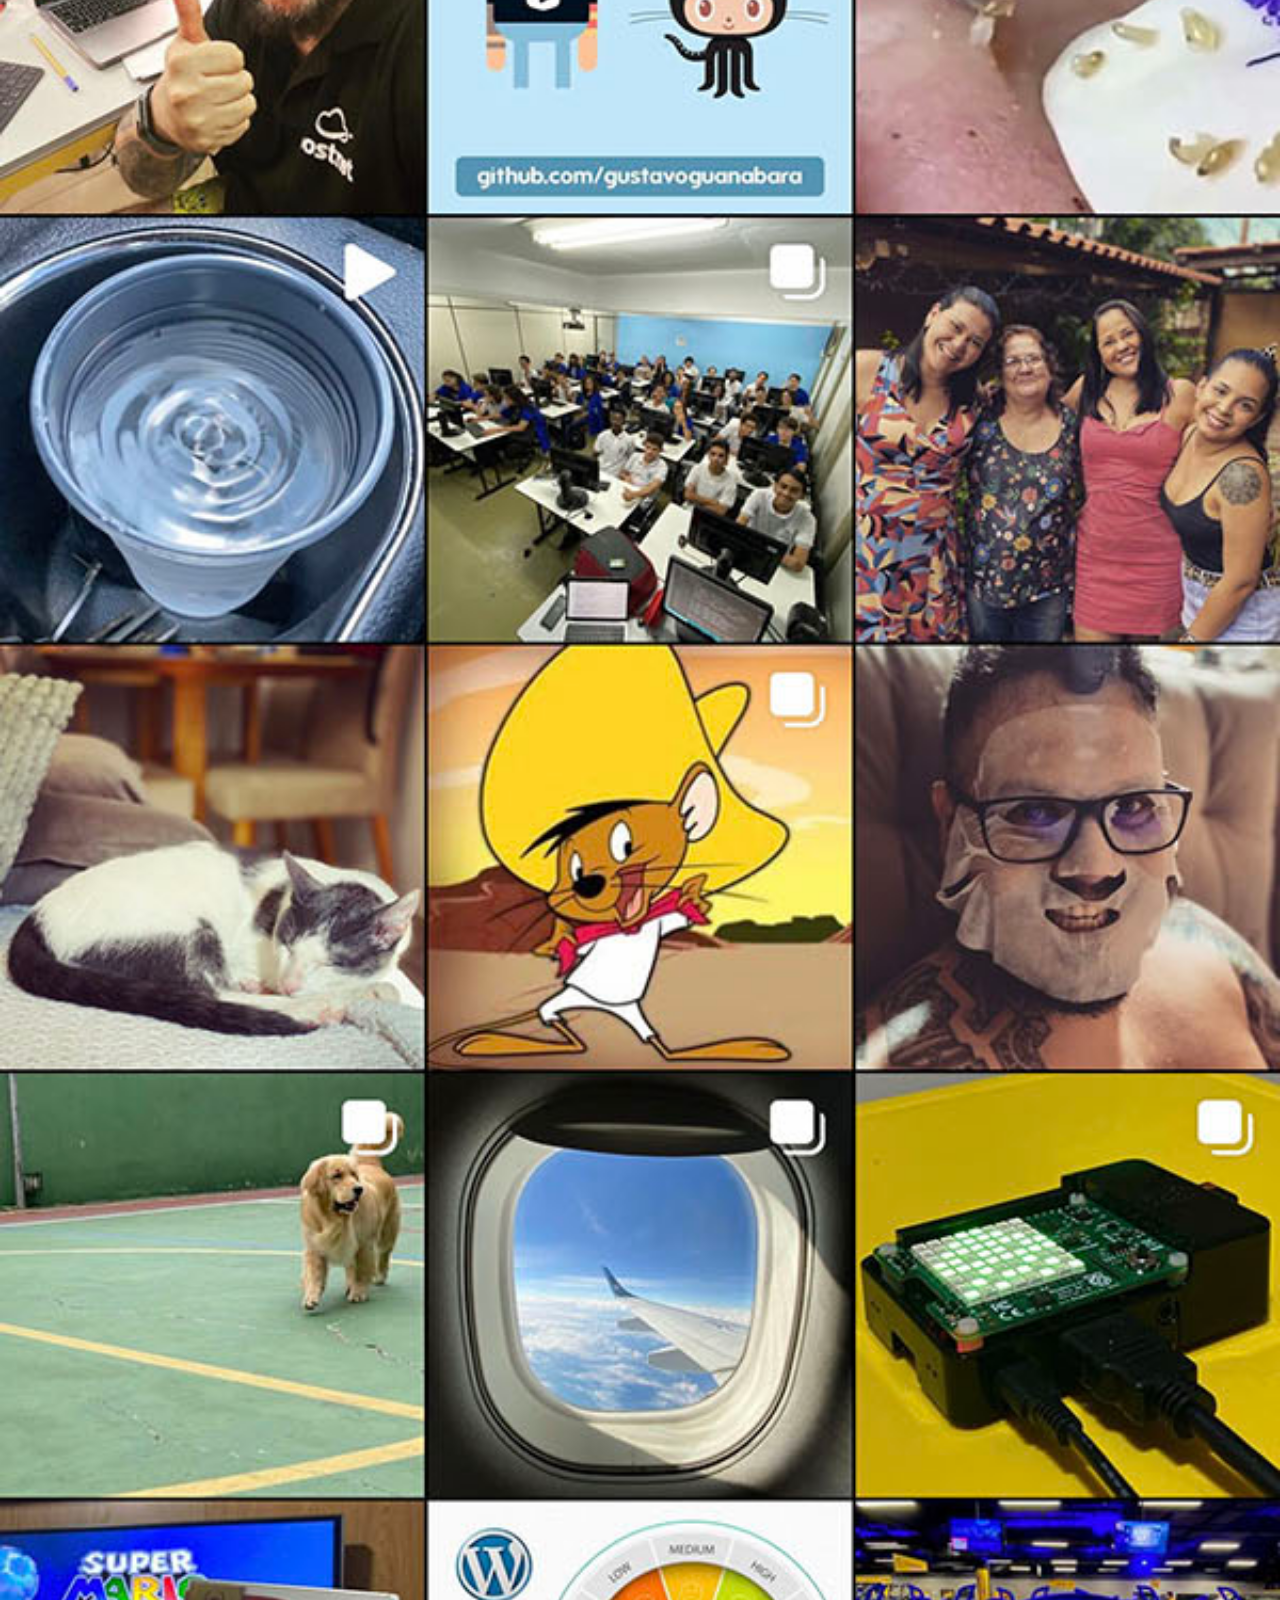
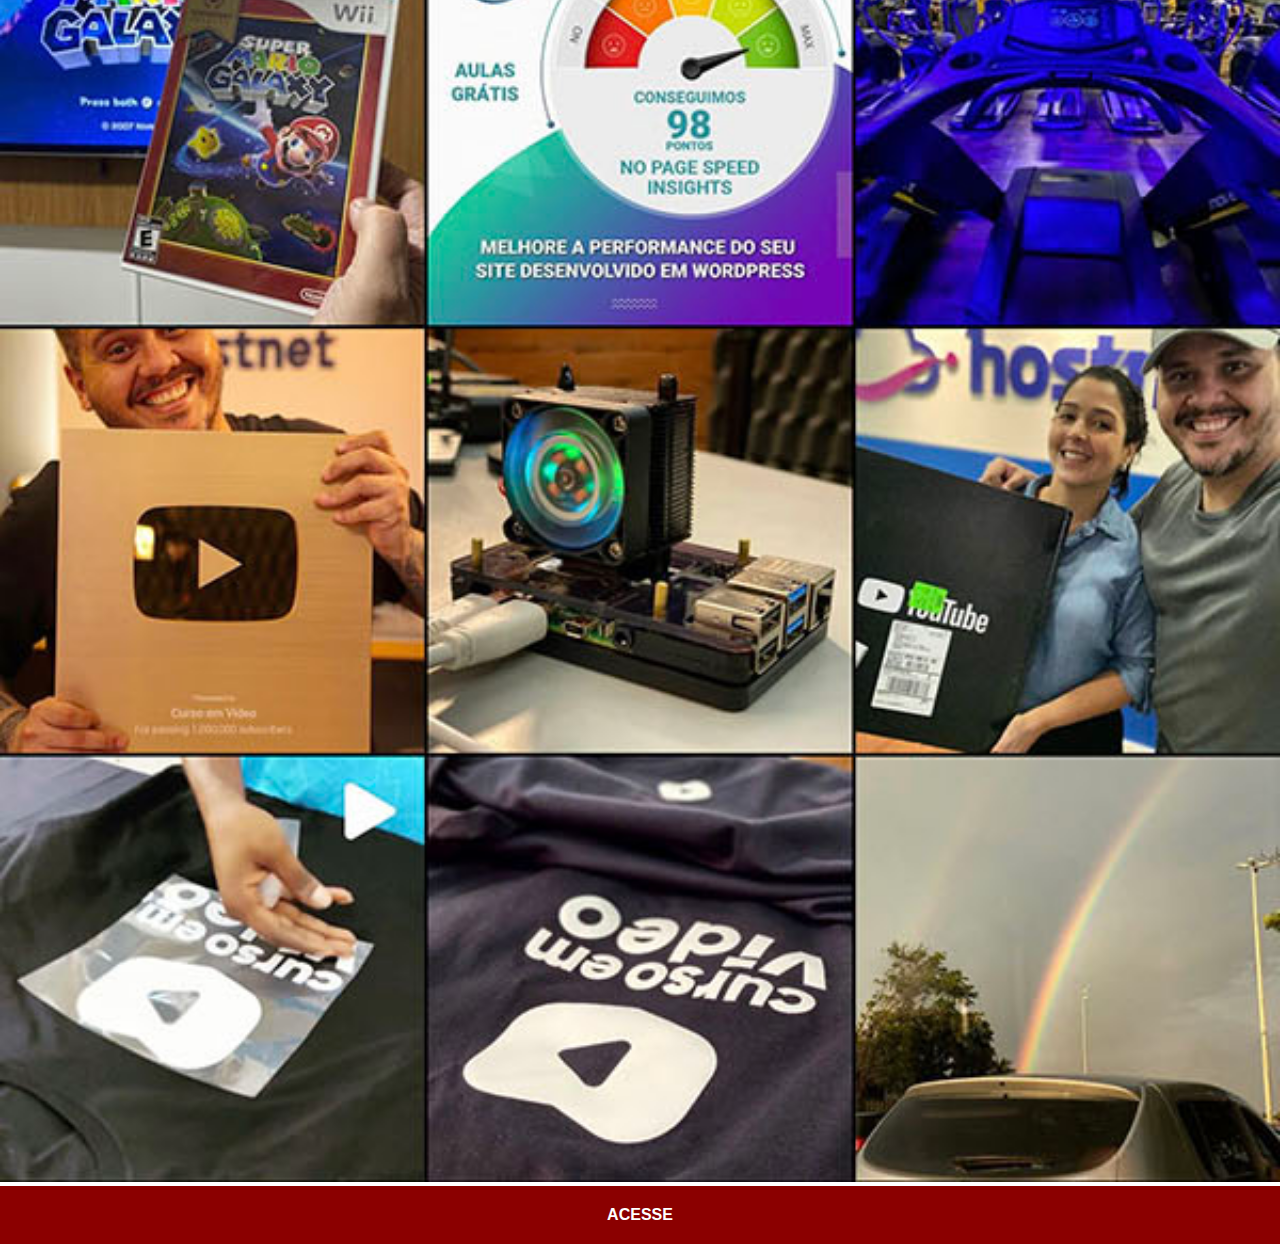
<file: instagram.html>
<!DOCTYPE html>
<html lang="en">
<head>
    <meta charset="UTF-8">
    <meta http-equiv="X-UA-Compatible" content="IE=edge">
    <meta name="viewport" content="width=device-width, initial-scale=1.0">
    <link rel="stylesheet" href="estilos/social.css">
    <title>Instagram</title>
</head>
<body>
    <img src="imagens/tela-instagram.jpg" alt="Instagram">
    <a href="https://www.instagram.com/gustavoguanabara/" target="_blank">ACESSE</a>
</body>
</html>
</file>
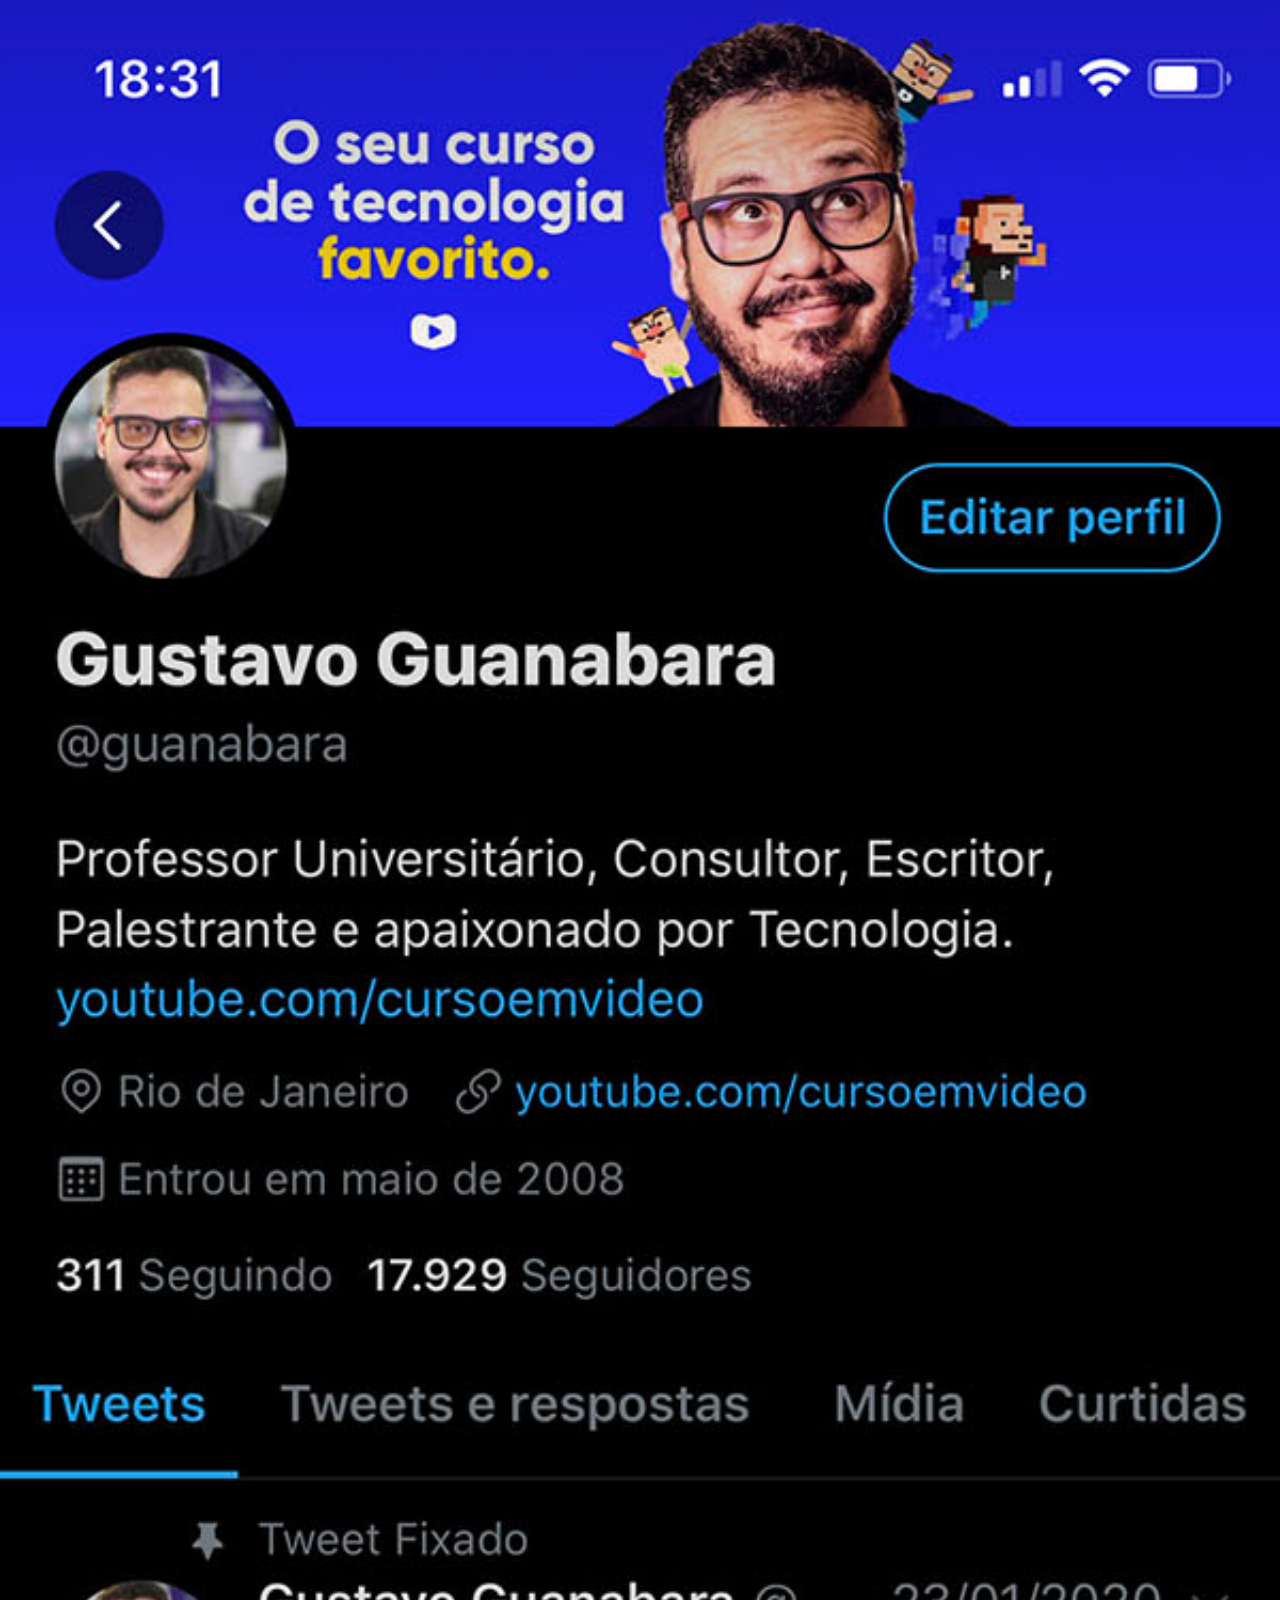
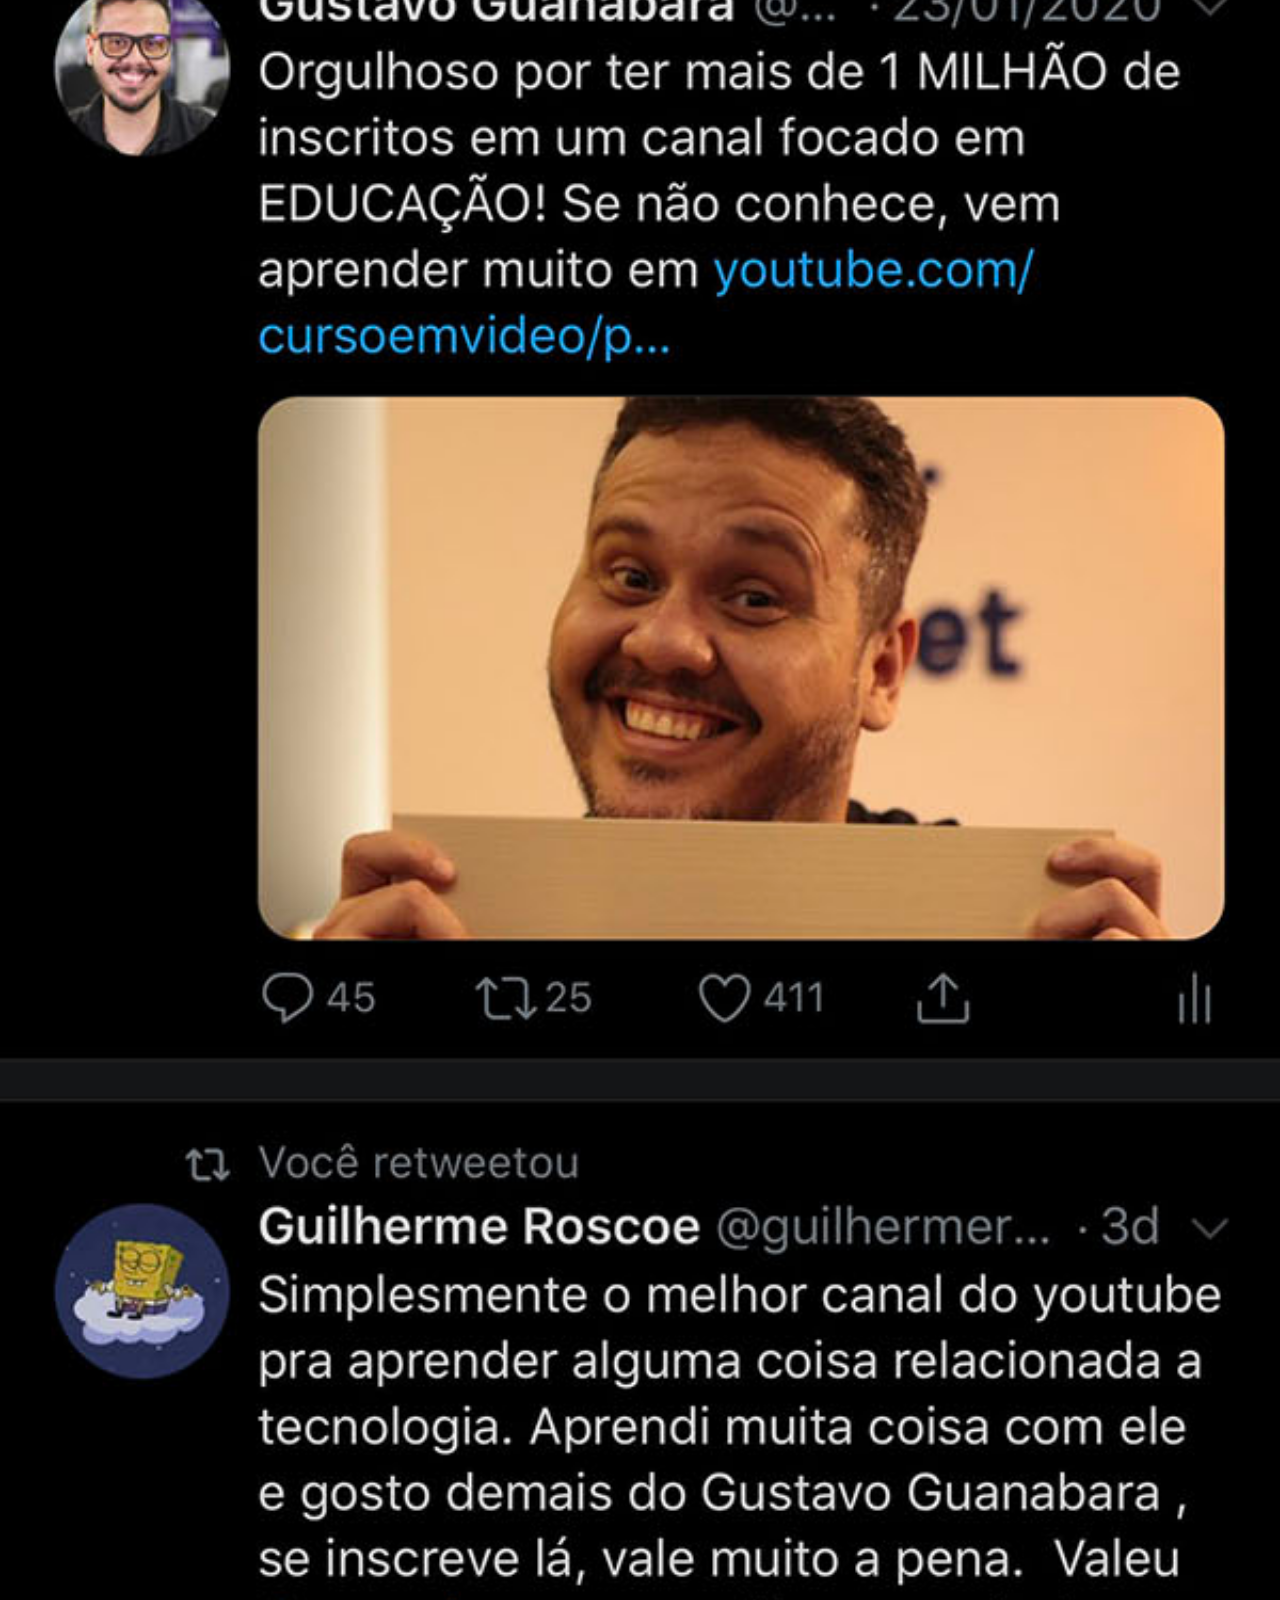
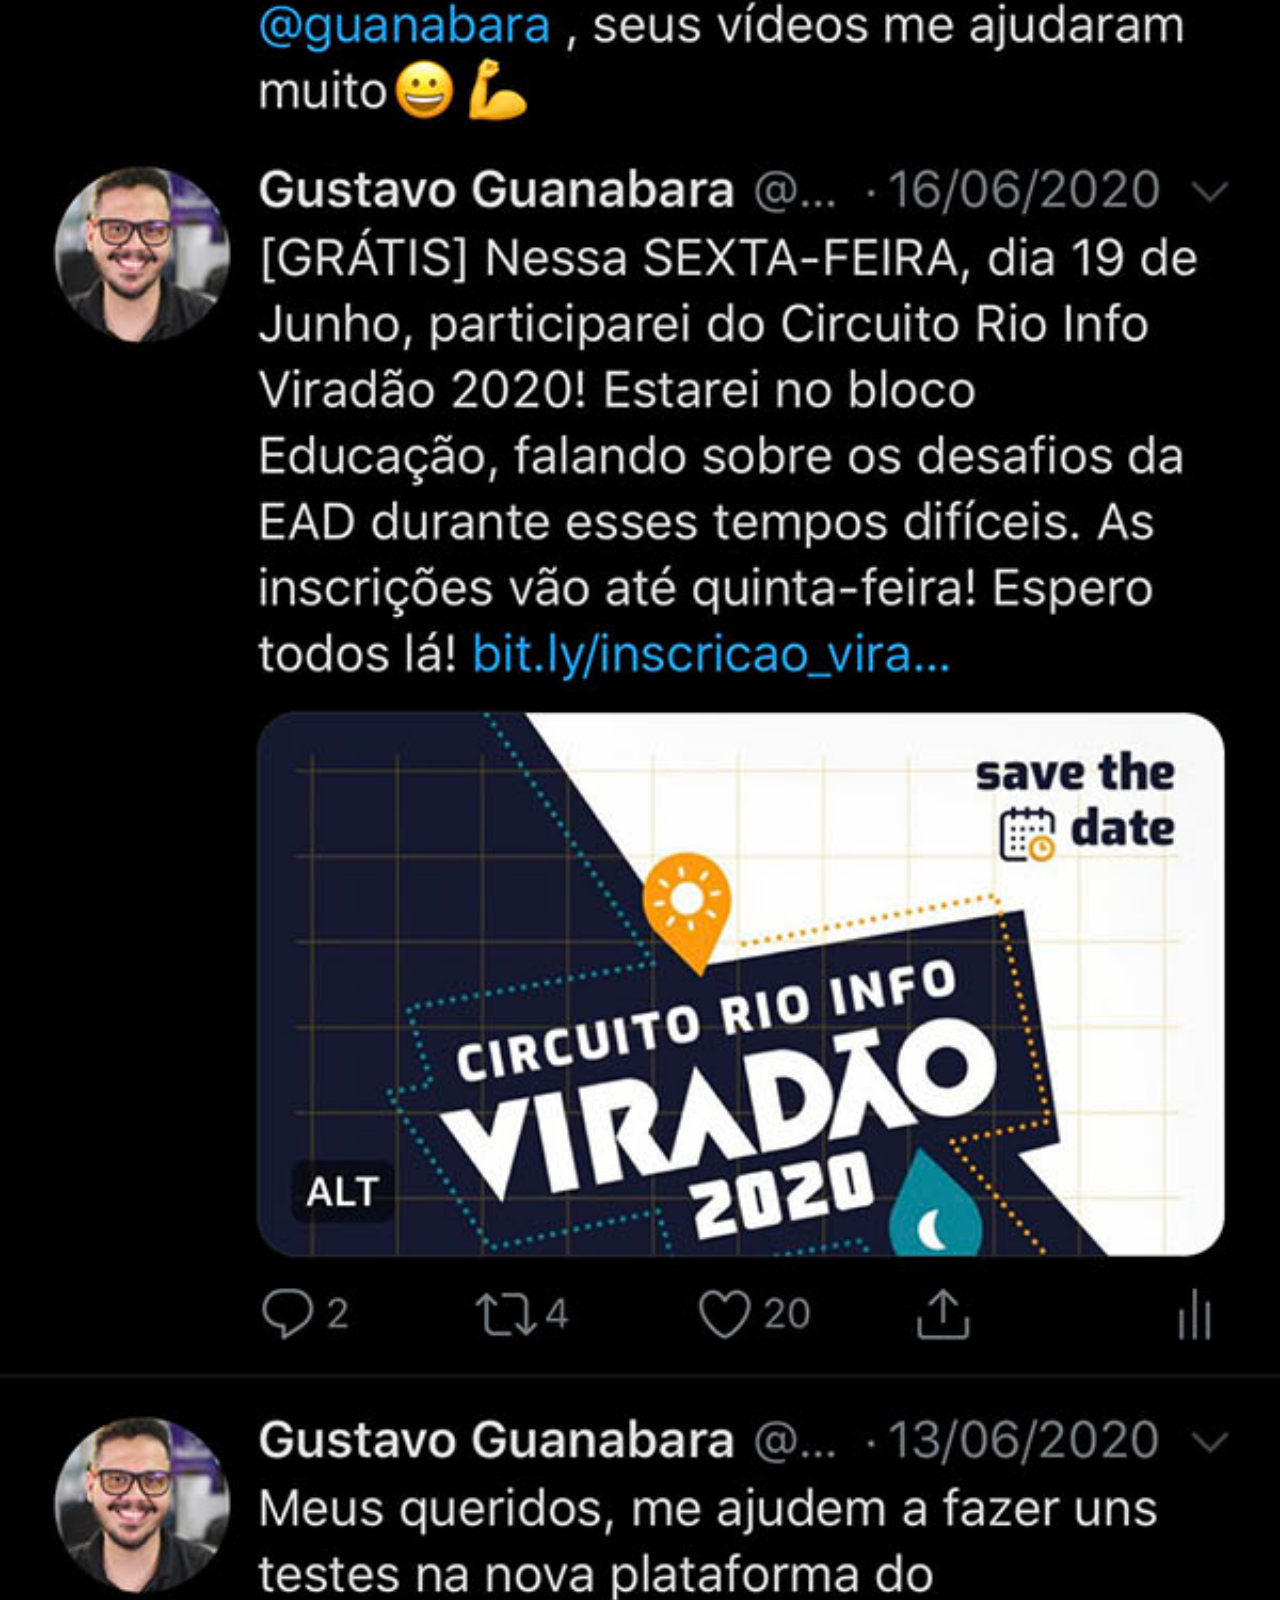
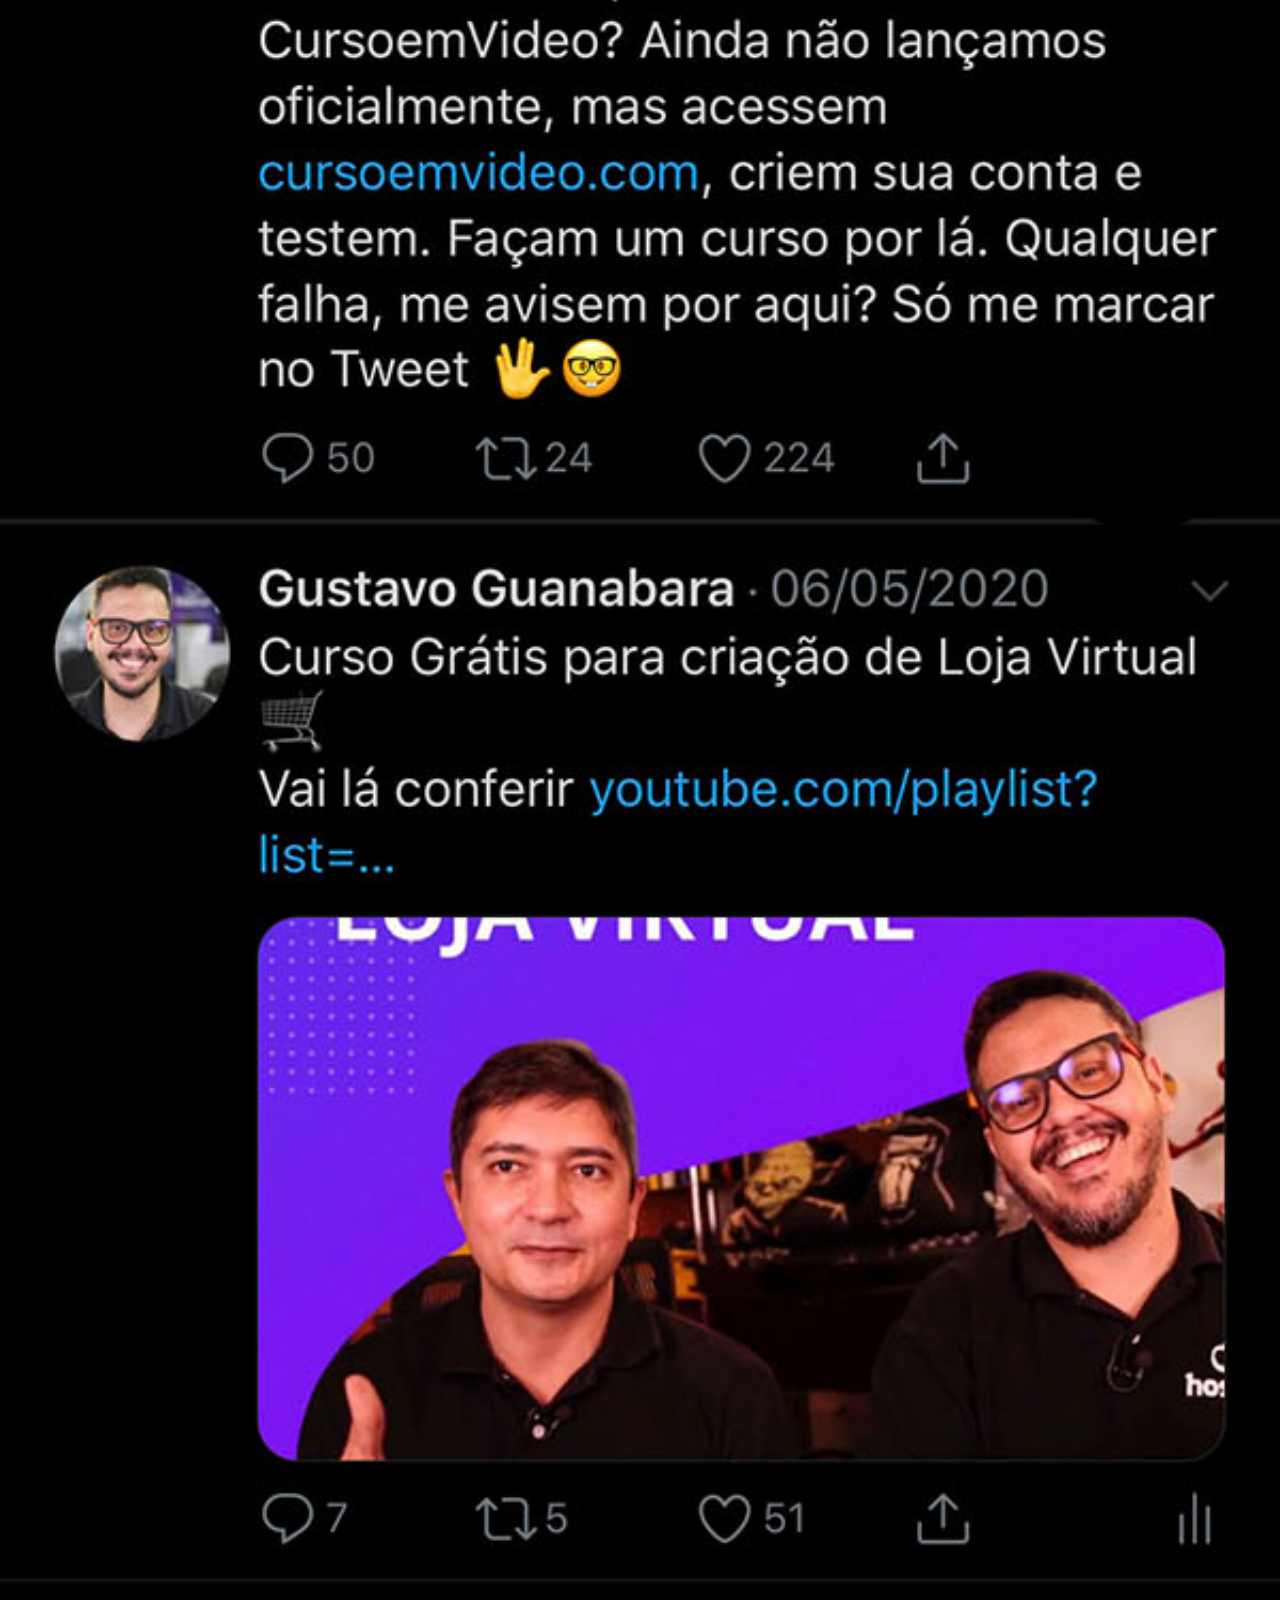
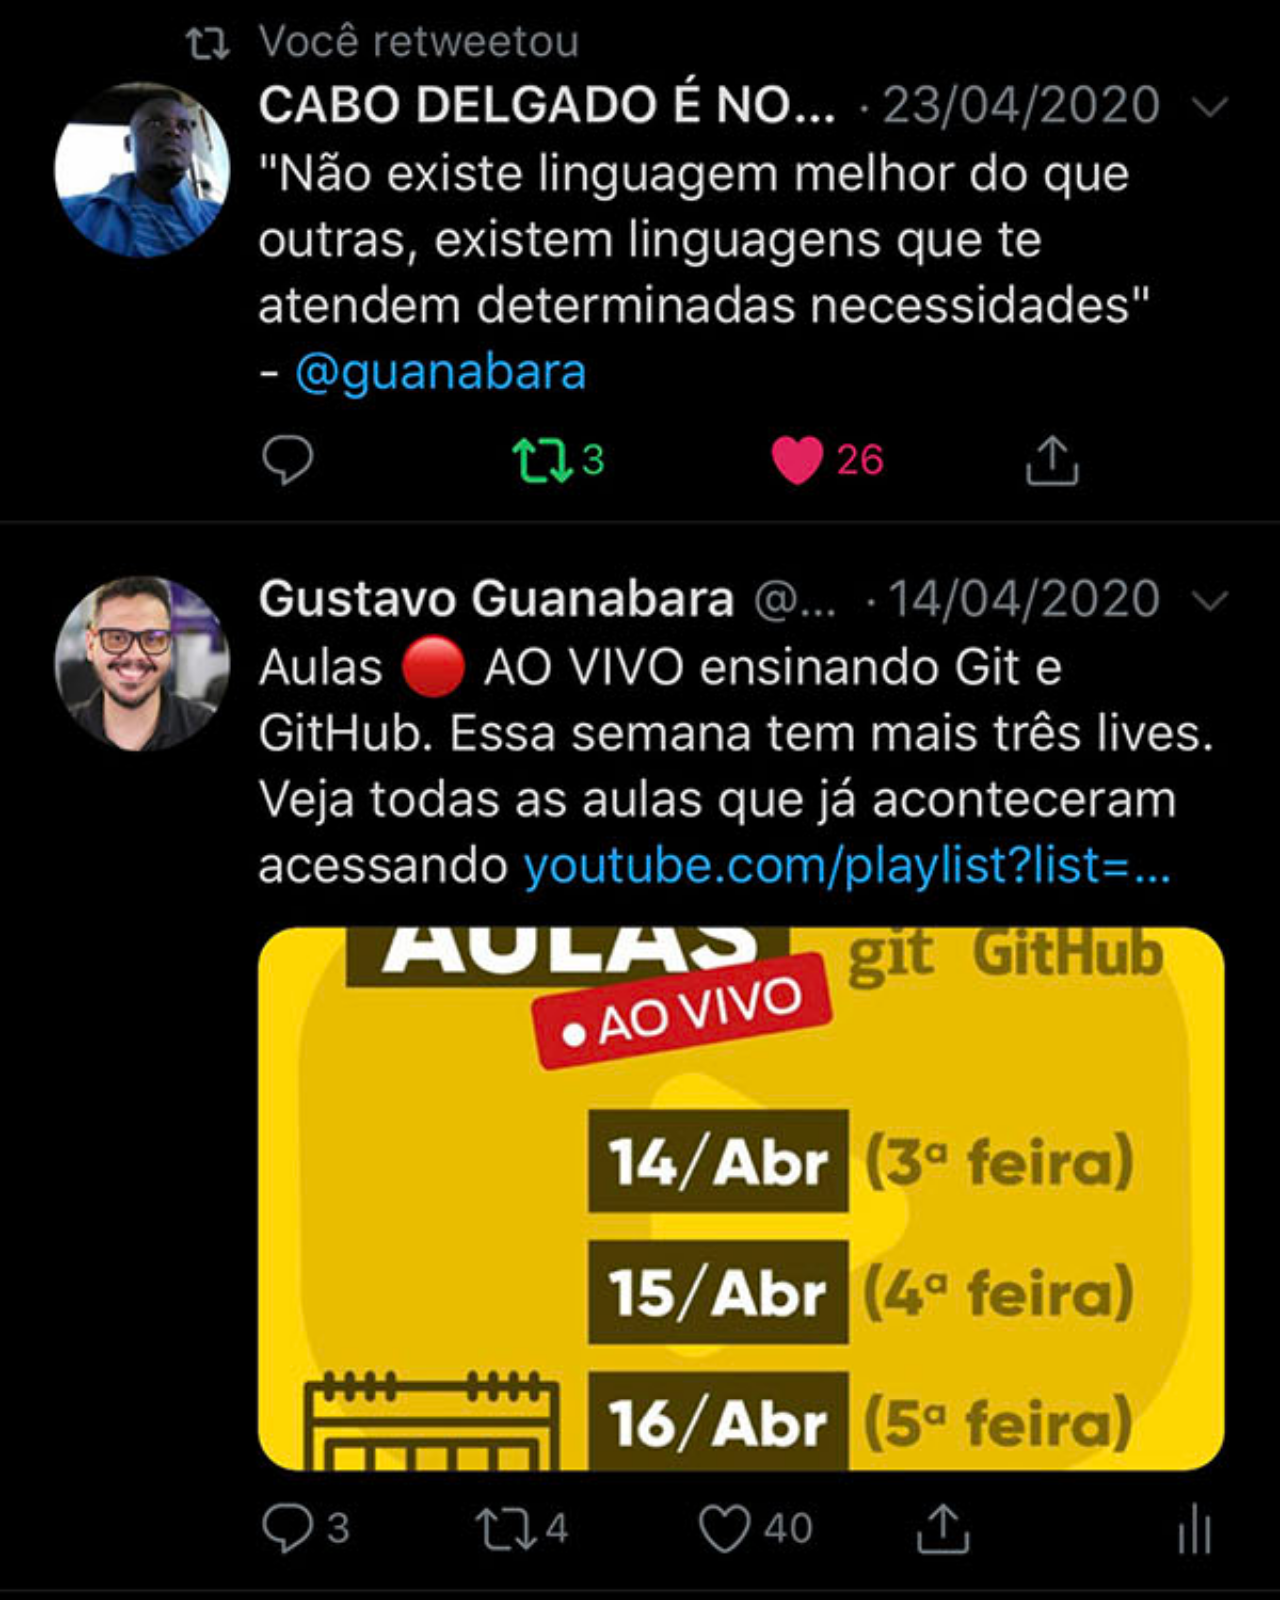
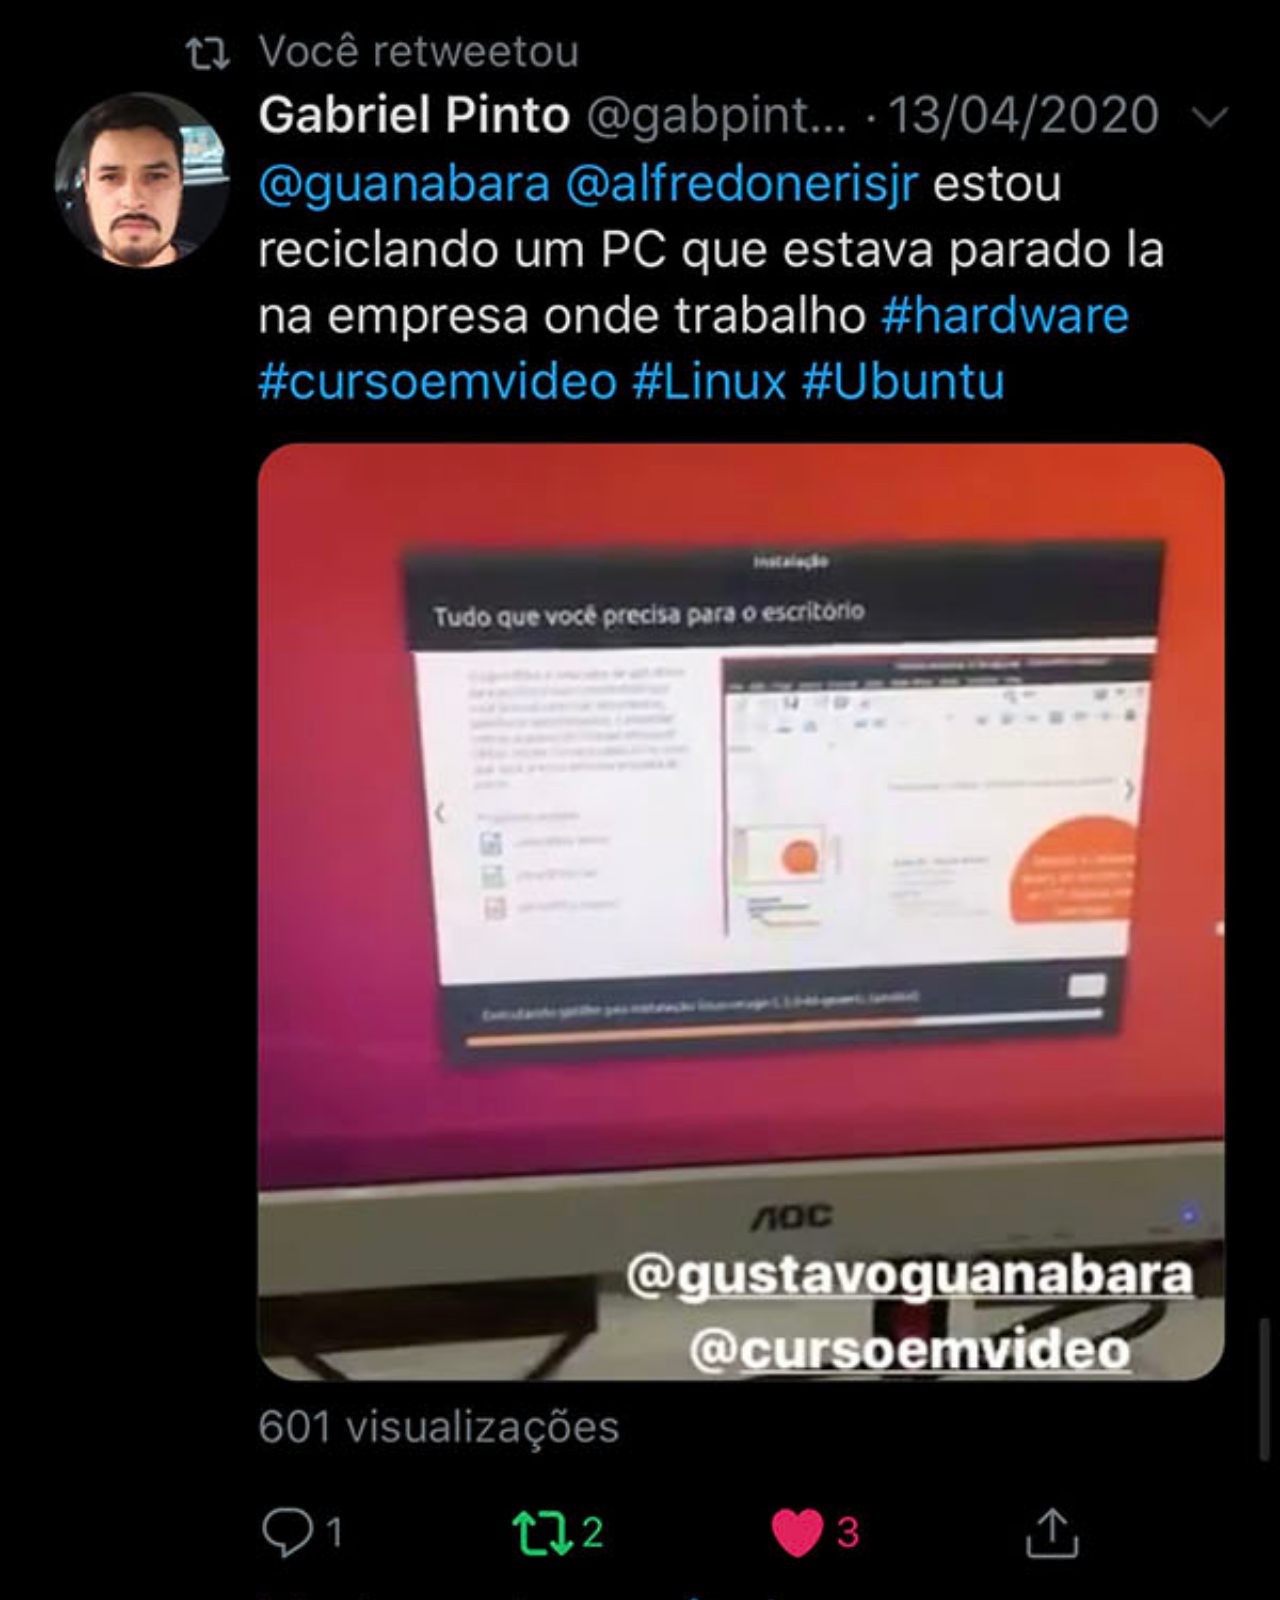
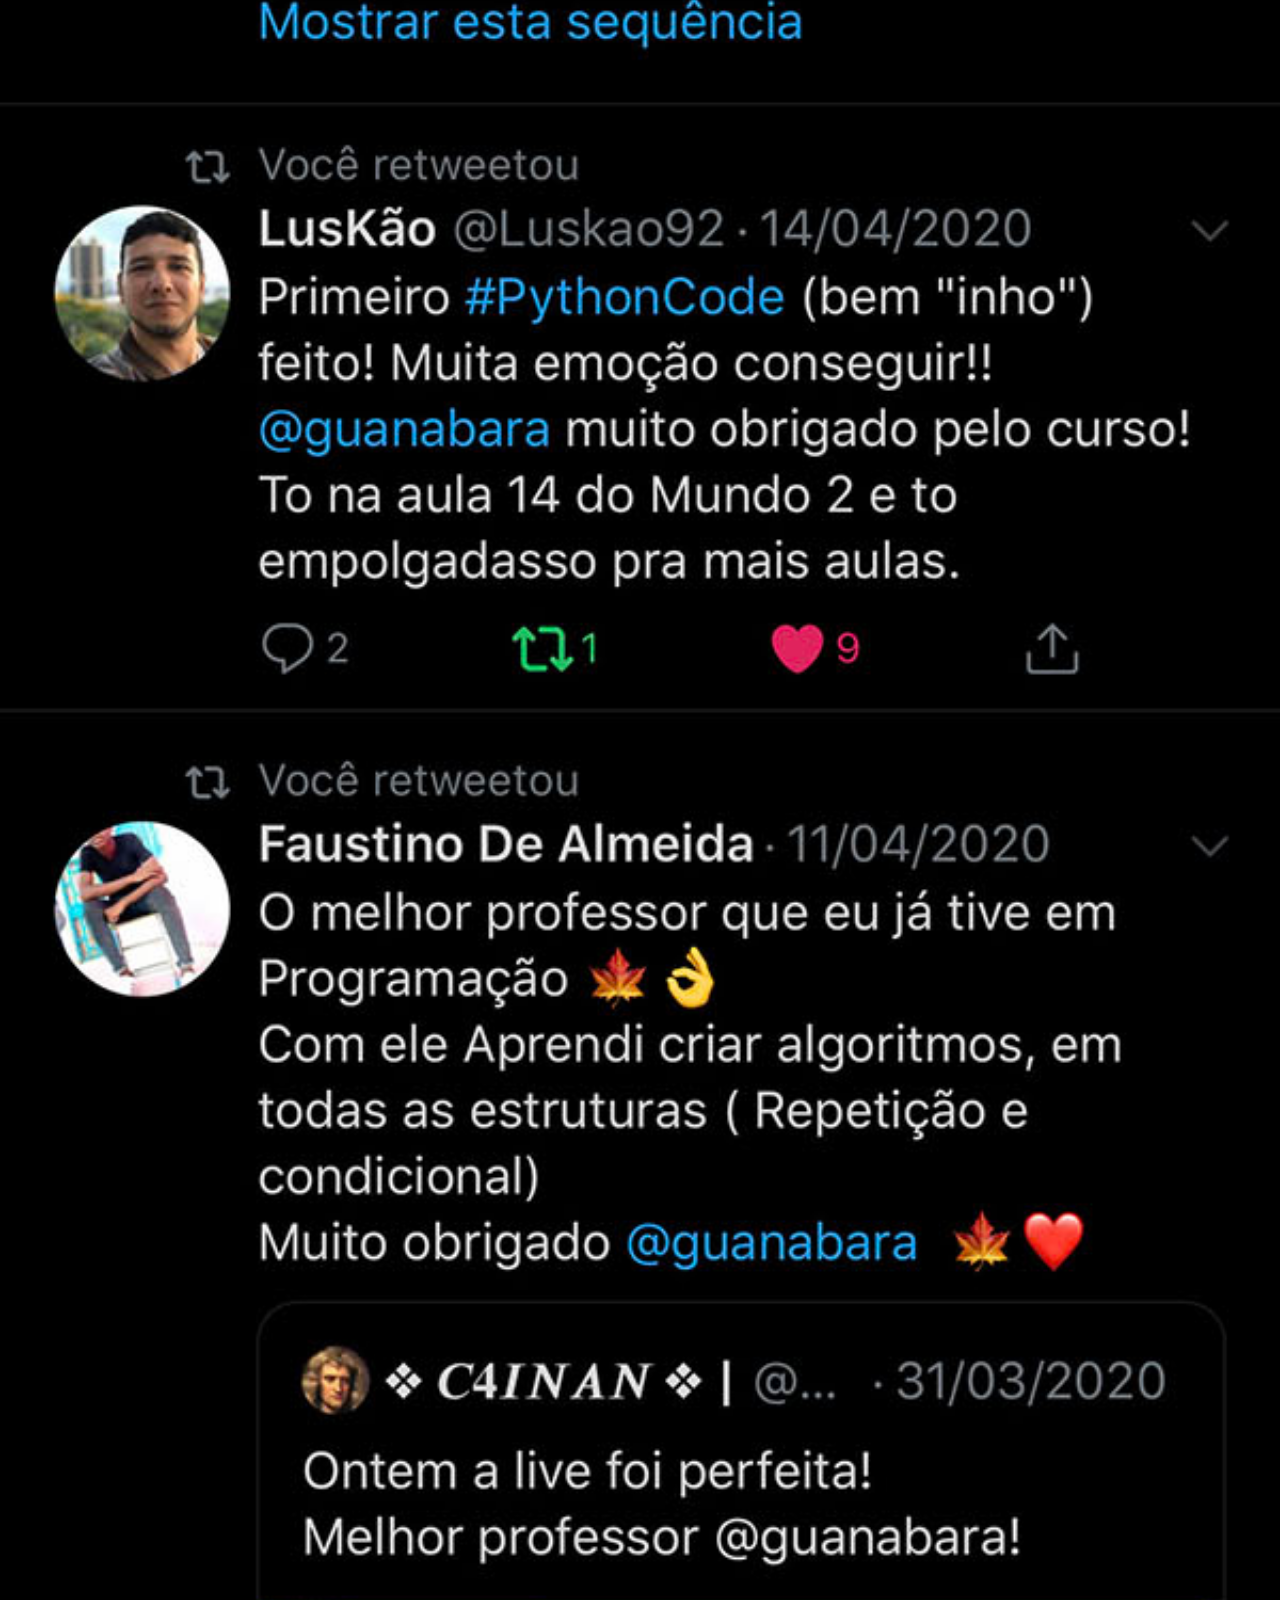
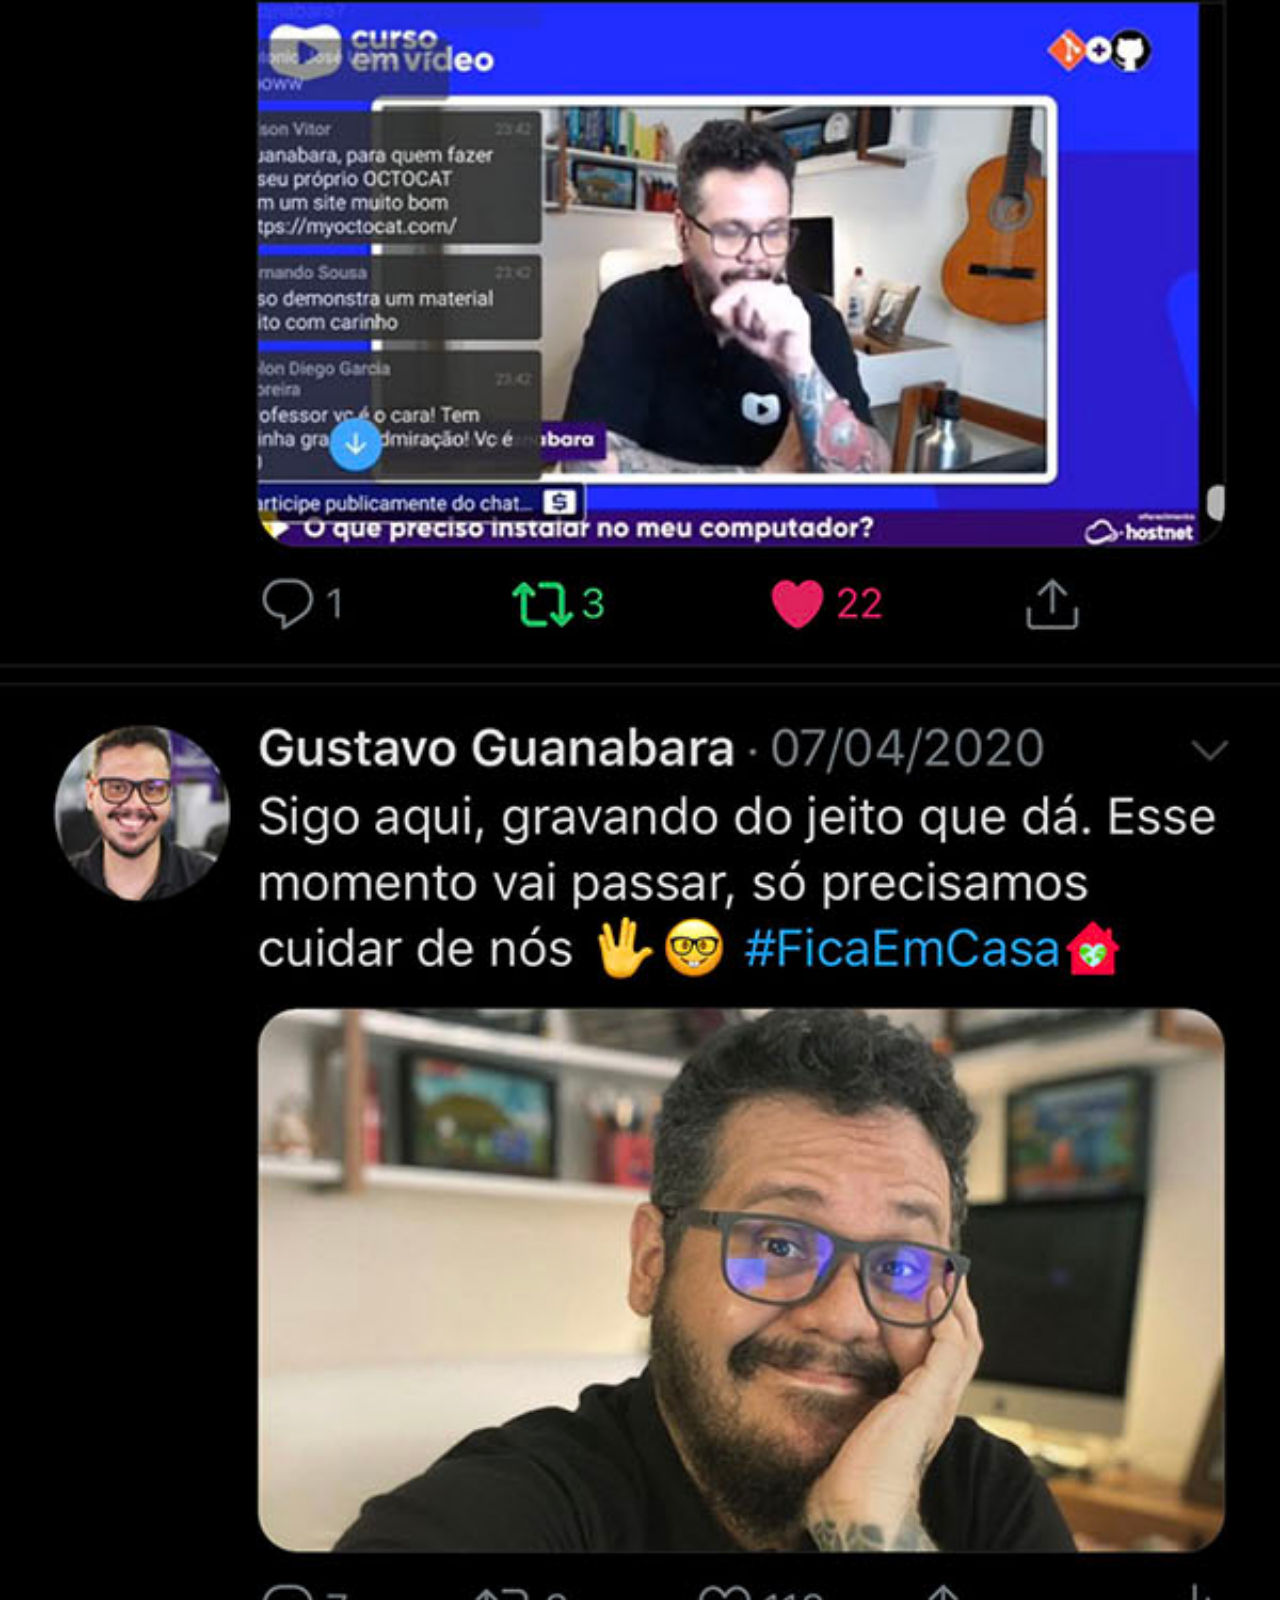
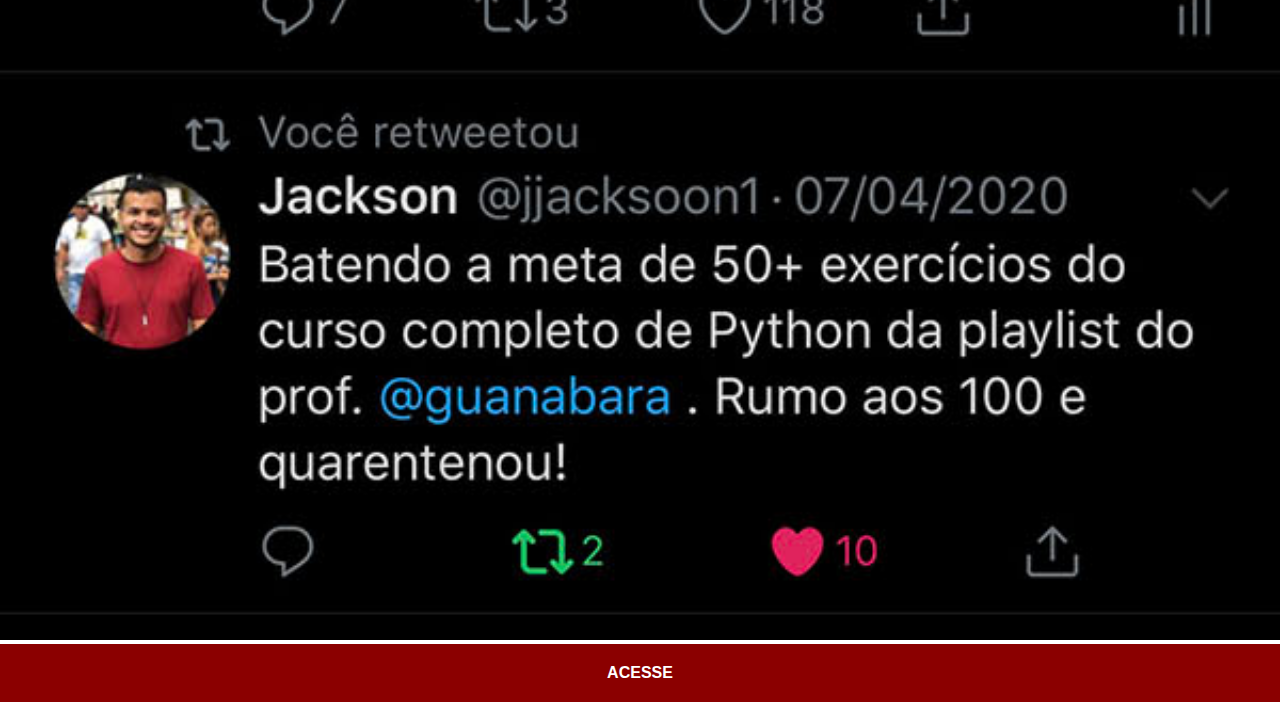
<file: twitter.html>
<!DOCTYPE html>
<html lang="pt-br">
<head>
    <meta charset="UTF-8">
    <meta http-equiv="X-UA-Compatible" content="IE=edge">
    <meta name="viewport" content="width=device-width, initial-scale=1.0">
    <link rel="stylesheet" href="estilos/social.css">
    <title>GitHub</title>
</head>
<body>
    <img src="imagens/tela-twitter.jpg" alt="Twitter">
    <a href="https://twitter.com/guanabara" target="_blank">ACESSE</a>
</body>
</html>
</file>
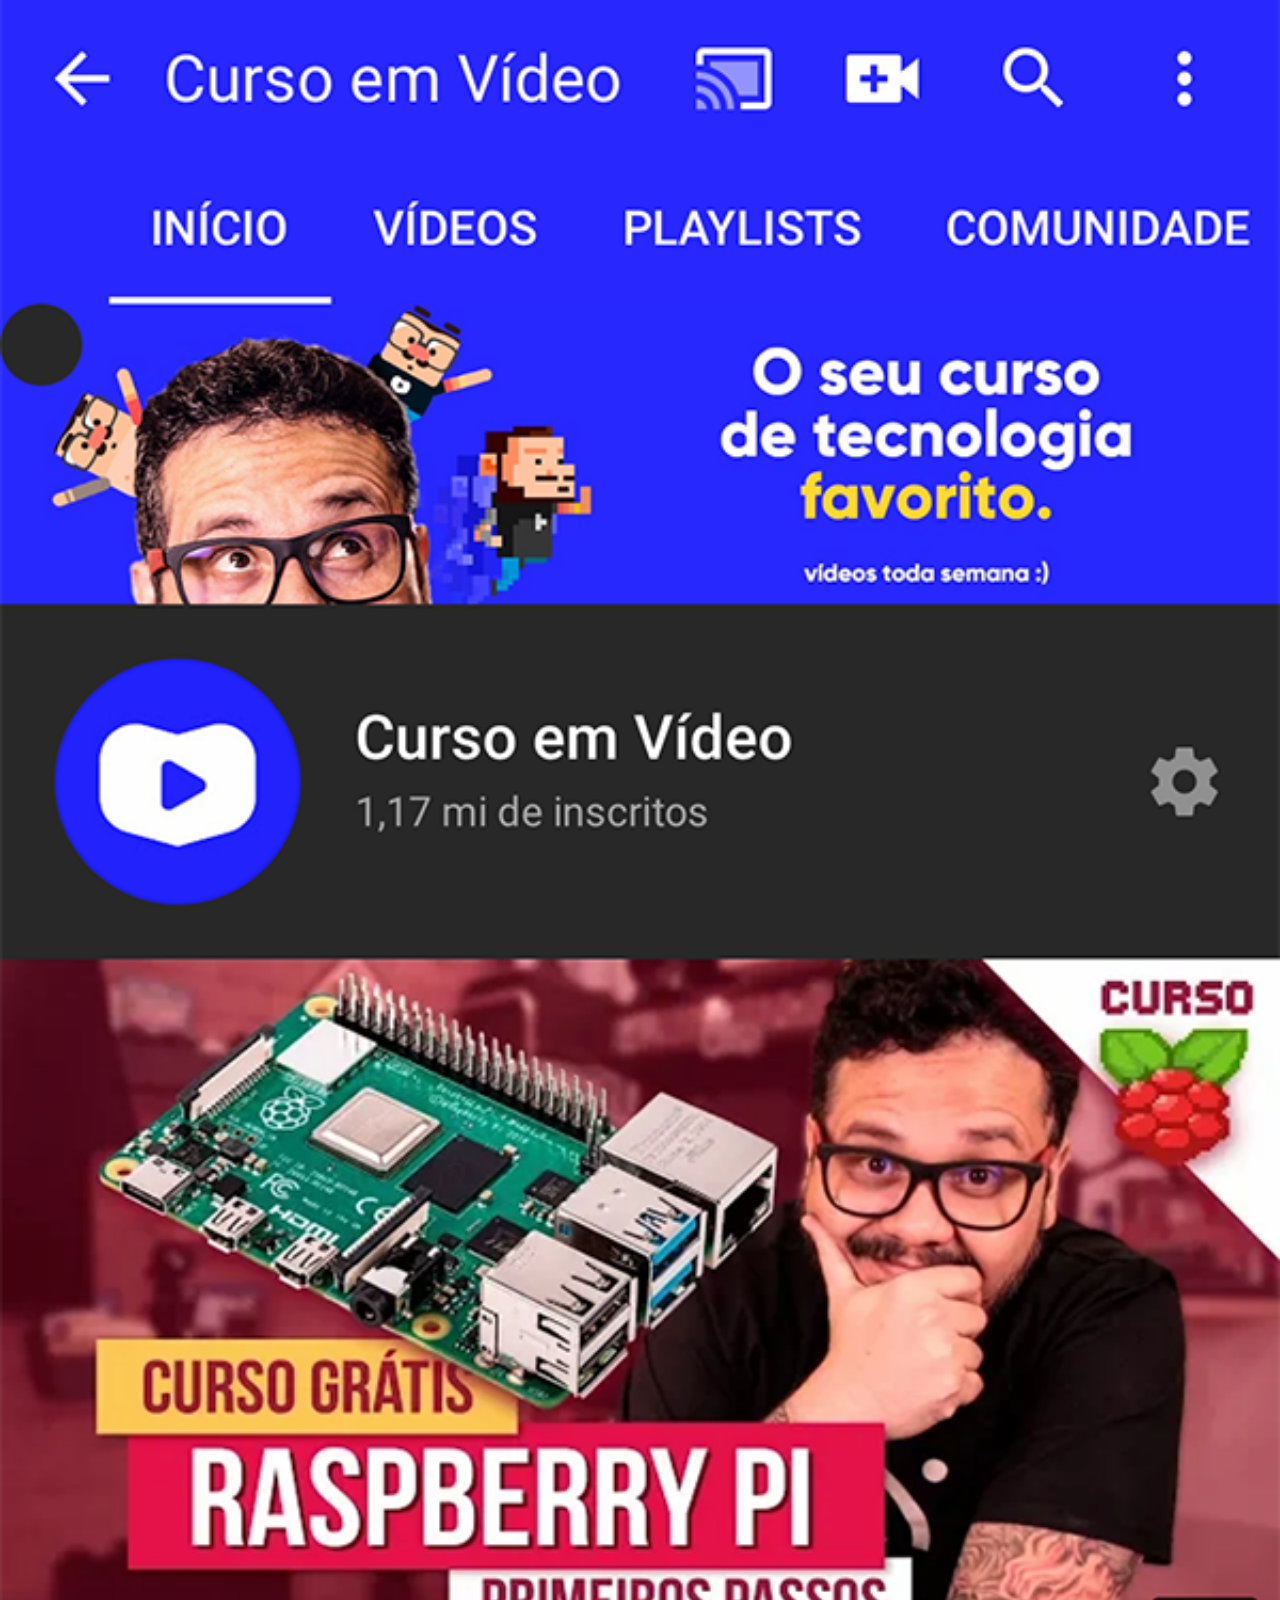
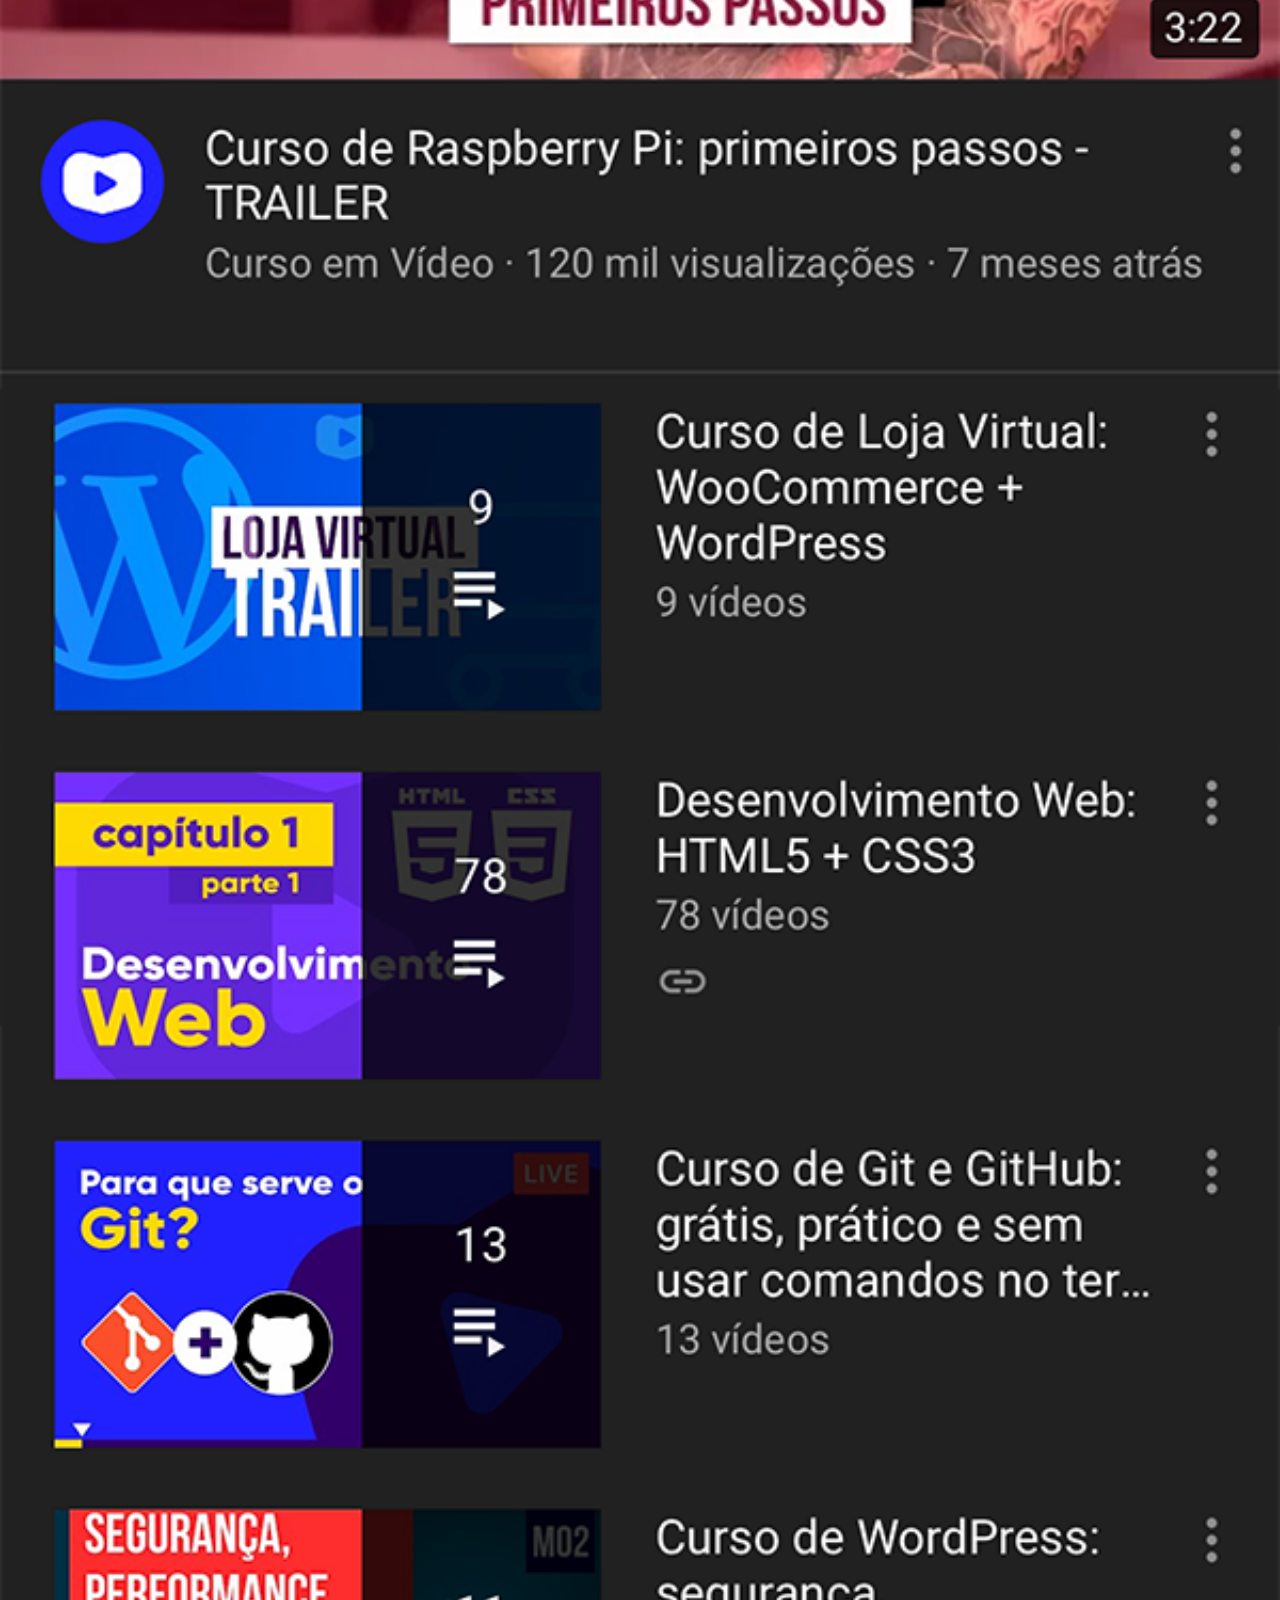
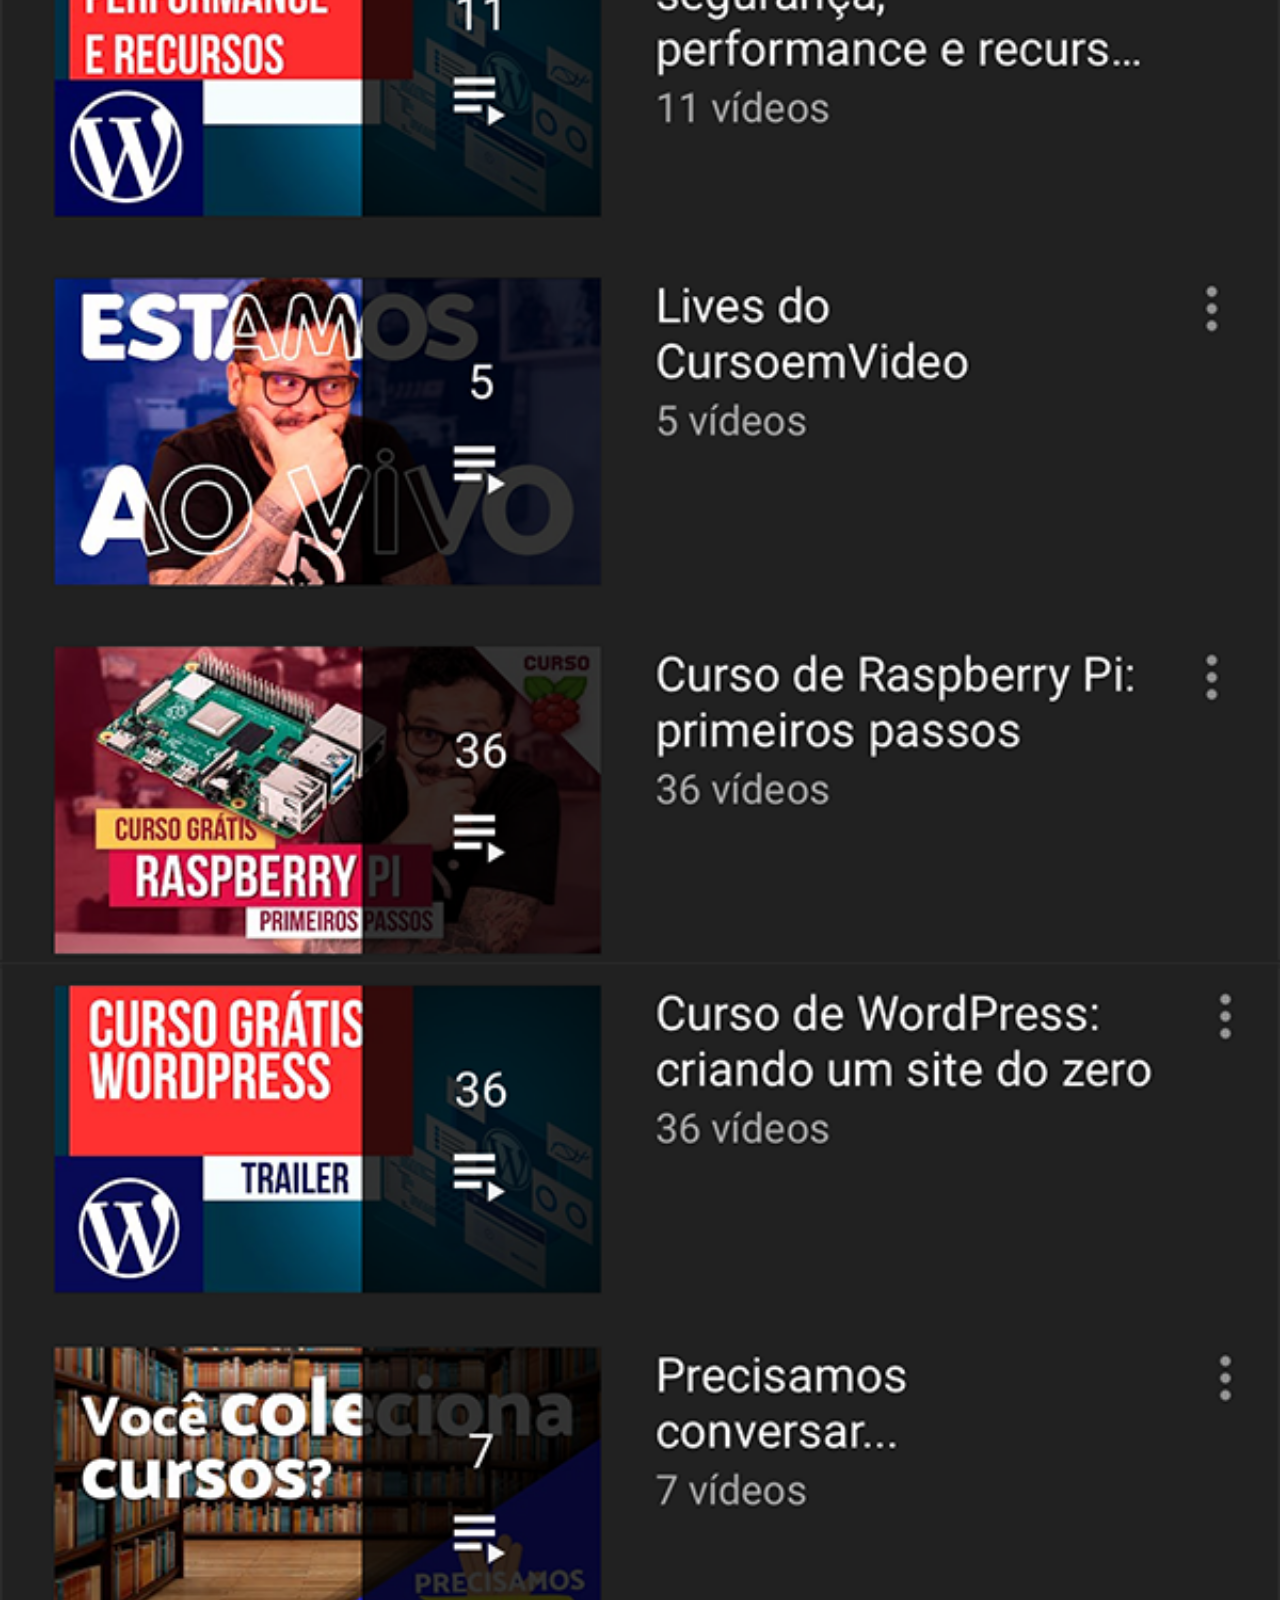
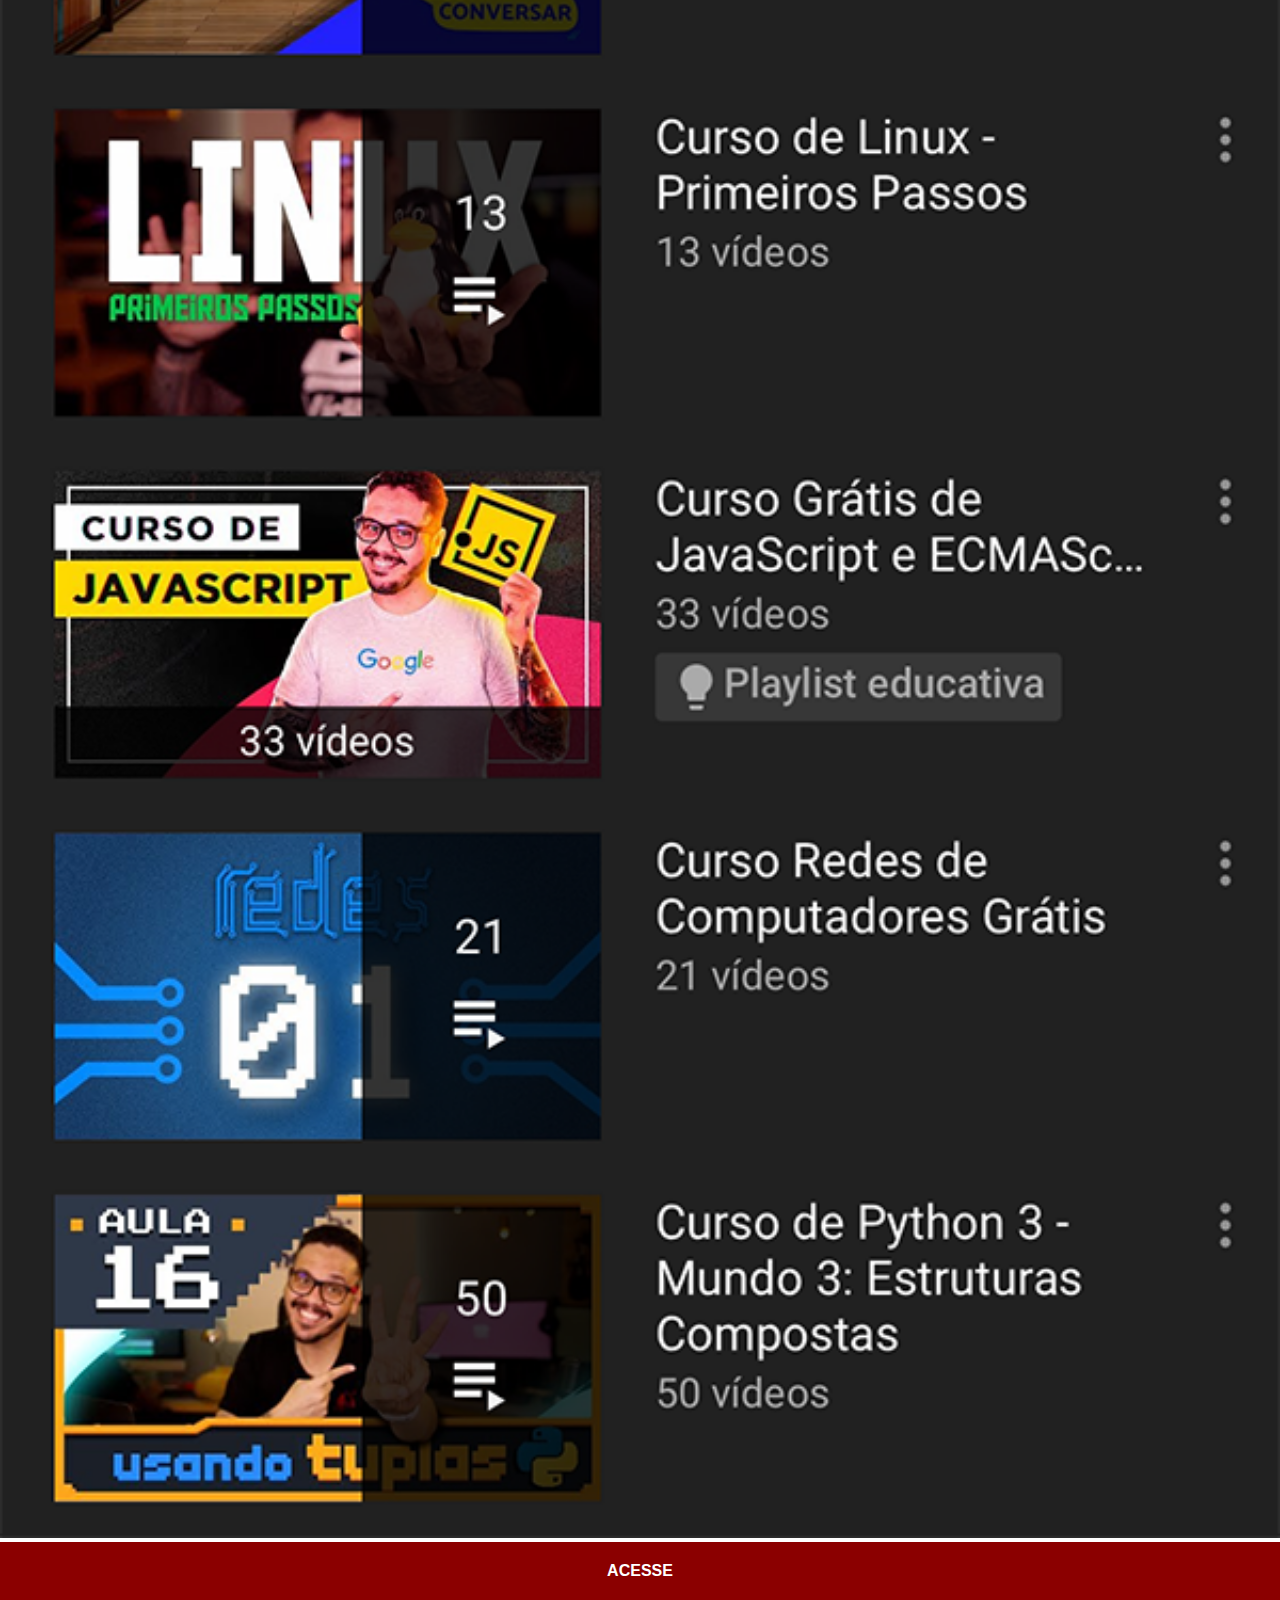
<file: youtube.html>
<!DOCTYPE html>
<html lang="pt-br">
<head>
    <meta charset="UTF-8">
    <meta http-equiv="X-UA-Compatible" content="IE=edge">
    <meta name="viewport" content="width=device-width, initial-scale=1.0">
    <link rel="stylesheet" href="estilos/social.css">
    <title>Youtube</title>
</head>
<body>
    <img src="imagens/tela-youtube.png" alt="Youtube">
    <a href="https://www.youtube.com/c/CursoemVídeo/playlists" target="_blank">ACESSE</a>
</body>
</html>
</file>
<file: estilos/style.css>
@charset  "UTF-8";
*{
    margin: 0px;
    padding: 0px;
    font-family: Arial, Helvetica, sans-serif;
}
html, body {
    height: 100vh;
    width: 100vw;
    background-color: black;
}
body {
    background: url('../imagens/fundo-madeira.jpg') no-repeat top center;
    background-size: cover;
    background-attachment: fixed;
}
main {
    position: relative;
    height: 100vh;
}
section#telefone {
    position: absolute;
    top: 50%;
    left: 50%;
    transform: translate(-50%, -50%);

    height: 627px;
    width: 310px;
    background: url('../imagens/frame-iphone.png') no-repeat;
}
iframe#tela {
    position: relative;
    top: 80px;
    left: 23px;
    width: 267px;
    height: 470px;
}
section#redes-sociais {
    text-align: left;
}
section#redes-sociais img {
    width: 50px;
    margin: 10px;
    border-radius: 50%;
    box-shadow: 2px 2px 5px rgba(0, 0, 0, 0.400);
    box-sizing: border-box;
}
section#redes-sociais img:hover{
    border: 2px solid rgba(110, 99, 99, 0.637);
    transform: translate(-3px, -3px);
    box-shadow: 5px 5px 10px rgba(0, 0, 0, 0.600);
    transition: transform .1s border 1s;
}
</file>
<file: estilos/social.css>
@charset "UTF-8";
        *{
            margin: 0px;
            padding: 0px;
            font-family: Arial, Helvetica, sans-serif;
        }
        ::-webkit-scrollbar {
            width: 0px;
            height: 0px;
        }
        img {
            width: 100vw;
        }
        a {
            display: block;
            background-color: darkred;
            color: white;
            padding: 20px;
            text-align: center;
            font-weight: bolder;
            text-decoration: none;
        }
        a:hover {
            background-color: brown;
        }
</file>
